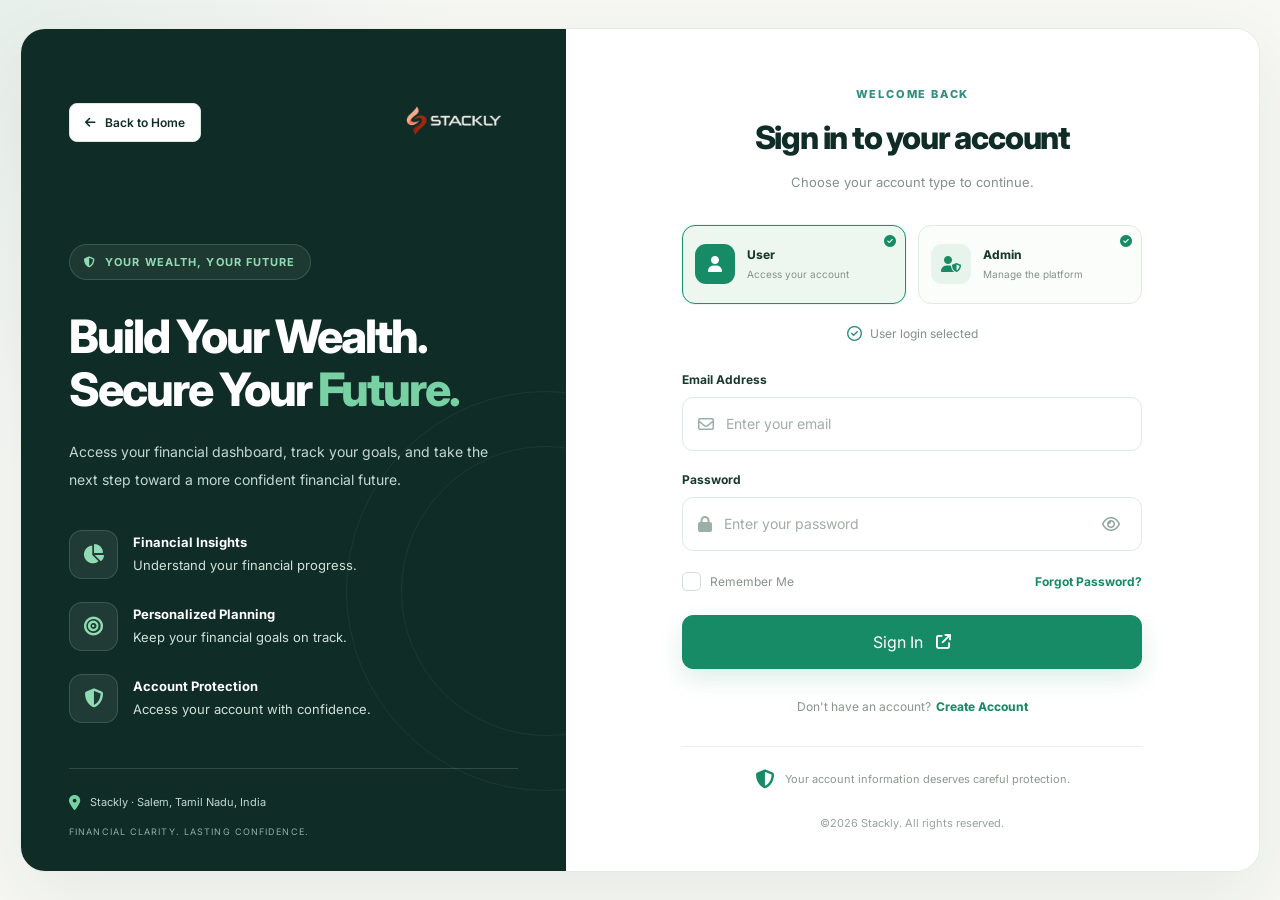
<file: client.html>
<!DOCTYPE html>
<html lang="en">

<head>
    <meta charset="UTF-8">
    <meta name="viewport" content="width=device-width, initial-scale=1.0">
    <meta name="theme-color" content="#102C26">

    <title>Client Management | Finorix Wealth Advisory</title>

    <link rel="icon" href="images/finorix-logo.webp">

    <link rel="stylesheet"
        href="https://cdn.jsdelivr.net/npm/bootstrap-icons@1.11.3/font/bootstrap-icons.min.css">

    <link rel="stylesheet" href="client.css">
</head>

<body>

    <div class="finorix-client-app">

        <aside class="finorix-client-sidebar" id="finorixClientSidebar">

            <a href="admin-dashboard.html" class="finorix-client-brand">
                <img src="Assets/blacklogo.webp" alt="Finorix Wealth Advisory">
            </a>

            <div class="finorix-client-admin-profile">
                <div class="finorix-client-admin-avatar">
                    <i class="bi bi-person-fill-gear"></i>
                </div>

                <div class="finorix-client-admin-details">
                    <strong id="finorixClientAdminName">Administrator</strong>
                    <span>Wealth Administrator</span>
                </div>
            </div>

            <span class="finorix-client-nav-heading">ADMINISTRATION</span>

            <nav class="finorix-client-navigation">

                <a href="admin-dashboard.html" class="finorix-client-nav-link">
                    <i class="bi bi-grid-1x2"></i>
                    <span>Dashboard</span>
                </a>

                <a href="client.html" class="finorix-client-nav-link active"
                    aria-current="page">
                    <i class="bi bi-people"></i>
                    <span>Client Management</span>
                </a>

                <a href="portfolio.html" class="finorix-client-nav-link">
                    <i class="bi bi-graph-up-arrow"></i>
                    <span>Portfolio Overview</span>
                </a>

            </nav>

            <div class="finorix-client-sidebar-help">
                <div class="finorix-client-help-icon">
                    <i class="bi bi-headset"></i>
                </div>

                <h3>Need assistance?</h3>

                <p>
                    Get support for your client management activities.
                </p>

                <a href="error.html">
                    Contact Support
                    <i class="bi bi-arrow-up-right"></i>
                </a>
            </div>

            <button type="button" class="finorix-client-logout"
                id="finorixClientLogout">

                <i class="bi bi-box-arrow-left"></i>
                <span>Logout</span>

            </button>

        </aside>

        <div class="finorix-client-overlay" id="finorixClientOverlay"></div>

        <main class="finorix-client-main">

            <header class="finorix-client-header">

                <div class="finorix-client-header-left">

                    <button type="button"
                        class="finorix-client-menu-button"
                        id="finorixClientMenuButton"
                        aria-label="Open navigation menu"
                        aria-controls="finorixClientSidebar"
                        aria-expanded="false">

                        <i class="bi bi-list"></i>

                    </button>

                    <a href="admin-dashboard.html" class="finorix-client-mobile-brand">
                        <img src="Assets/blacklogo.webp" alt="Finorix">
                    </a>

                    <div class="finorix-client-header-title">
                        <span>WEALTH MANAGEMENT</span>
                        <h1>CLIENT MANAGEMENT</h1>
                    </div>

                </div>

                <div class="finorix-client-header-actions">

                    <a href="error.html" class="finorix-client-header-icon"
                        aria-label="Search">

                        <i class="bi bi-search"></i>

                    </a>

                    <a href="error.html"
                        class="finorix-client-header-icon finorix-client-bell"
                        aria-label="Notifications">

                        <i class="bi bi-bell"></i>
                        <span></span>

                    </a>

                    <div class="finorix-client-header-user">

                        <div class="finorix-client-header-avatar">
                            <i class="bi bi-person-fill-gear"></i>
                        </div>

                        <div>
                            <strong id="finorixClientHeaderName">Administrator</strong>
                            <span>Administrator Account</span>
                        </div>

                    </div>

                </div>

            </header>

            <div class="finorix-client-content">

                <section class="finorix-client-welcome">

                    <div class="finorix-client-welcome-content">

                        <div class="finorix-client-breadcrumb">
                            <a href="admin-dashboard.html">Dashboard</a>
                            <i class="bi bi-chevron-right"></i>
                            <span>Client Management</span>
                        </div>

                        <span class="finorix-client-eyebrow">
                            CLIENT RELATIONSHIP MANAGEMENT
                        </span>

                        <h2>
                            Manage Your
                            <strong>Client Relationships.</strong>
                        </h2>

                        <p>
                            Keep client information organized, monitor financial
                            planning relationships, and manage client records
                            from one central workspace.
                        </p>

                    </div>

                    <div class="finorix-client-welcome-icon">
                        <div>
                            <i class="bi bi-people-fill"></i>
                        </div>
                        <span>CLIENT CARE</span>
                    </div>

                </section>

                <section class="finorix-client-stats">

                    <article class="finorix-client-stat-card">
                        <div class="finorix-client-stat-top">
                            <div class="finorix-client-stat-icon client-stat-green">
                                <i class="bi bi-people"></i>
                            </div>
                            <span class="finorix-client-stat-label">TOTAL</span>
                        </div>

                        <span>Total Clients</span>
                        <h3 id="finorixClientTotal">8</h3>
                        <p>Client records in this demo</p>
                    </article>

                    <article class="finorix-client-stat-card">
                        <div class="finorix-client-stat-top">
                            <div class="finorix-client-stat-icon client-stat-blue">
                                <i class="bi bi-person-check"></i>
                            </div>
                            <span class="finorix-client-stat-label">ACTIVE</span>
                        </div>

                        <span>Active Clients</span>
                        <h3 id="finorixClientActive">6</h3>
                        <p>Currently active demo records</p>
                    </article>

                    <article class="finorix-client-stat-card">
                        <div class="finorix-client-stat-top">
                            <div class="finorix-client-stat-icon client-stat-orange">
                                <i class="bi bi-calendar-event"></i>
                            </div>
                            <span class="finorix-client-stat-label">REVIEW</span>
                        </div>

                        <span>Reviews Due</span>
                        <h3 id="finorixClientReviews">3</h3>
                        <p>Illustrative review reminders</p>
                    </article>

                    <article class="finorix-client-stat-card">
                        <div class="finorix-client-stat-top">
                            <div class="finorix-client-stat-icon client-stat-purple">
                                <i class="bi bi-bullseye"></i>
                            </div>
                            <span class="finorix-client-stat-label">PLANNING</span>
                        </div>

                        <span>Financial Plans</span>
                        <h3 id="finorixClientPlans">5</h3>
                        <p>Illustrative planning records</p>
                    </article>

                </section>

                <section class="finorix-client-toolbar">

                    <div class="finorix-client-toolbar-heading">
                        <span>CLIENT DIRECTORY</span>
                        <h2>All Clients</h2>
                        <p>Search and manage your client records.</p>
                    </div>

                    <div class="finorix-client-toolbar-actions">

                        <button type="button"
                            class="finorix-client-export-button"
                            id="finorixClientExport">

                            <i class="bi bi-download"></i>
                            Export CSV

                        </button>

                        <button type="button"
                            class="finorix-client-add-button"
                            id="finorixClientAddButton">

                            <i class="bi bi-plus-lg"></i>
                            Add New Client

                        </button>

                    </div>

                </section>

                <section class="finorix-client-directory">

                    <div class="finorix-client-filters">

                        <label class="finorix-client-search">
                            <i class="bi bi-search"></i>

                            <input type="search"
                                id="finorixClientSearch"
                                placeholder="Search name, email or client ID..."
                                aria-label="Search clients">
                        </label>

                        <label class="finorix-client-filter-select">
                            <span>Status</span>

                            <select id="finorixClientStatusFilter">
                                <option value="all">All Statuses</option>
                                <option value="Active">Active</option>
                                <option value="Pending">Pending</option>
                                <option value="Inactive">Inactive</option>
                            </select>
                        </label>

                        <label class="finorix-client-filter-select">
                            <span>Financial Plan</span>

                            <select id="finorixClientPlanFilter">
                                <option value="all">All Plans</option>
                                <option value="Retirement Planning">Retirement Planning</option>
                                <option value="Wealth Growth">Wealth Growth</option>
                                <option value="Tax Planning">Tax Planning</option>
                                <option value="Education Planning">Education Planning</option>
                                <option value="Not Assigned">Not Assigned</option>
                            </select>
                        </label>

                        <button type="button"
                            id="finorixClientResetFilters"
                            class="finorix-client-reset-button">

                            <i class="bi bi-arrow-counterclockwise"></i>
                            Reset

                        </button>

                    </div>

                    <div class="finorix-client-result-bar">
                        <span id="finorixClientResultCount">
                            Showing 8 clients
                        </span>

                        <span class="finorix-client-demo-note">
                            <i class="bi bi-info-circle"></i>
                            Sample client data
                        </span>
                    </div>

                    <div class="finorix-client-table-wrap">

                        <table class="finorix-client-table">

                            <thead>
                                <tr>
                                    <th>CLIENT</th>
                                    <th>CLIENT ID</th>
                                    <th>FINANCIAL PLAN</th>
                                    <th>JOINED DATE</th>
                                    <th>STATUS</th>
                                    <th>ACTIONS</th>
                                </tr>
                            </thead>

                            <tbody id="finorixClientTableBody"></tbody>

                        </table>

                        <div class="finorix-client-empty" id="finorixClientEmpty"
                            hidden>

                            <i class="bi bi-person-x"></i>
                            <h3>No clients found</h3>
                            <p>Try another search or change your filters.</p>

                        </div>

                    </div>

                    <div class="finorix-client-table-footer">

                        <span id="finorixClientPageInfo">
                            Showing 1–8 of 8 clients
                        </span>

                        <div class="finorix-client-pagination">
                            <button type="button" id="finorixClientPrev"
                                aria-label="Previous page" disabled>
                                <i class="bi bi-chevron-left"></i>
                            </button>

                            <span id="finorixClientPageNumber">1</span>

                            <button type="button" id="finorixClientNext"
                                aria-label="Next page" disabled>
                                <i class="bi bi-chevron-right"></i>
                            </button>
                        </div>

                    </div>

                </section>

                <section class="finorix-client-bottom-grid">

                    <article class="finorix-client-insight-card">

                        <div class="finorix-client-insight-icon">
                            <i class="bi bi-shield-check"></i>
                        </div>

                        <div>
                            <span>CLIENT RELATIONSHIPS</span>
                            <h3>Build trust through thoughtful financial planning.</h3>
                            <p>
                                Keep records accurate, follow up on review dates,
                                and help clients stay connected to their financial goals.
                            </p>
                        </div>

                    </article>

                    <article class="finorix-client-review-card">

                        <div class="finorix-client-review-heading">
                            <div>
                                <span>CLIENT CARE</span>
                                <h3>Review Reminders</h3>
                            </div>

                            <i class="bi bi-calendar2-check"></i>
                        </div>

                        <div class="finorix-client-review-item">
                            <span class="finorix-client-review-dot"></span>
                            <div>
                                <strong>Portfolio review</strong>
                                <span>Arun Kumar · 24 Oct 2026</span>
                            </div>
                        </div>

                        <div class="finorix-client-review-item">
                            <span class="finorix-client-review-dot review-dot-blue"></span>
                            <div>
                                <strong>Retirement planning</strong>
                                <span>Shreya Patel · 25 Oct 2026</span>
                            </div>
                        </div>

                        <div class="finorix-client-review-item">
                            <span class="finorix-client-review-dot review-dot-orange"></span>
                            <div>
                                <strong>Financial assessment</strong>
                                <span>Rahul Verma · 27 Oct 2026</span>
                            </div>
                        </div>

                    </article>

                </section>

                <footer class="finorix-client-footer">
                    <span>
                        © <span id="finorixClientYear"></span>
                        Finorix Wealth Advisory
                    </span>

                    <span>CLIENT MANAGEMENT PORTAL</span>
                </footer>

            </div>

        </main>

    </div>

    <div class="finorix-client-modal" id="finorixClientModal"
        aria-hidden="true">

        <div class="finorix-client-modal-backdrop"
            id="finorixClientModalBackdrop"></div>

        <section class="finorix-client-modal-panel"
            role="dialog"
            aria-modal="true"
            aria-labelledby="finorixClientModalTitle">

            <div class="finorix-client-modal-heading">

                <div>
                    <span>CLIENT DIRECTORY</span>
                    <h2 id="finorixClientModalTitle">Add New Client</h2>
                </div>

                <button type="button"
                    id="finorixClientModalClose"
                    aria-label="Close client form">

                    <i class="bi bi-x-lg"></i>

                </button>

            </div>

            <form id="finorixClientForm">

                <input type="hidden" id="finorixClientEditId">

                <label class="finorix-client-form-field">
                    <span>Full Name *</span>

                    <input type="text"
                        id="finorixClientName"
                        maxlength="80"
                        autocomplete="name"
                        required>

                </label>

                <label class="finorix-client-form-field">
                    <span>Email Address *</span>

                    <input type="email"
                        id="finorixClientEmail"
                        maxlength="120"
                        autocomplete="email"
                        required>

                </label>

                <label class="finorix-client-form-field">
                    <span>Phone Number *</span>

                    <input type="tel"
                        id="finorixClientPhone"
                        maxlength="16"
                        inputmode="tel"
                        autocomplete="tel"
                        pattern="[+0-9 ()-]{7,16}"
                        required>

                </label>

                <label class="finorix-client-form-field">
                    <span>Financial Plan *</span>

                    <select id="finorixClientFinancialPlan" required>
                        <option value="">Select a plan</option>
                        <option value="Retirement Planning">Retirement Planning</option>
                        <option value="Wealth Growth">Wealth Growth</option>
                        <option value="Tax Planning">Tax Planning</option>
                        <option value="Education Planning">Education Planning</option>
                        <option value="Not Assigned">Not Assigned</option>
                    </select>

                </label>

                <label class="finorix-client-form-field">
                    <span>Status *</span>

                    <select id="finorixClientFormStatus" required>
                        <option value="Active">Active</option>
                        <option value="Pending">Pending</option>
                        <option value="Inactive">Inactive</option>
                    </select>

                </label>

                <div class="finorix-client-form-actions">

                    <button type="button"
                        class="finorix-client-cancel-button"
                        id="finorixClientCancel">

                        Cancel

                    </button>

                    <button type="submit"
                        class="finorix-client-save-button"
                        id="finorixClientSave">

                        Save Client

                    </button>

                </div>

                <p class="finorix-client-form-message"
                    id="finorixClientFormMessage"
                    role="status"
                    aria-live="polite"></p>

            </form>

        </section>

    </div>

    <div class="finorix-client-toast"
        id="finorixClientToast"
        role="status"
        aria-live="polite"></div>

    <script src="https://cdnjs.cloudflare.com/ajax/libs/gsap/3.14.2/gsap.min.js"></script>
    <script src="client.js"></script>

</body>

</html>
</file>
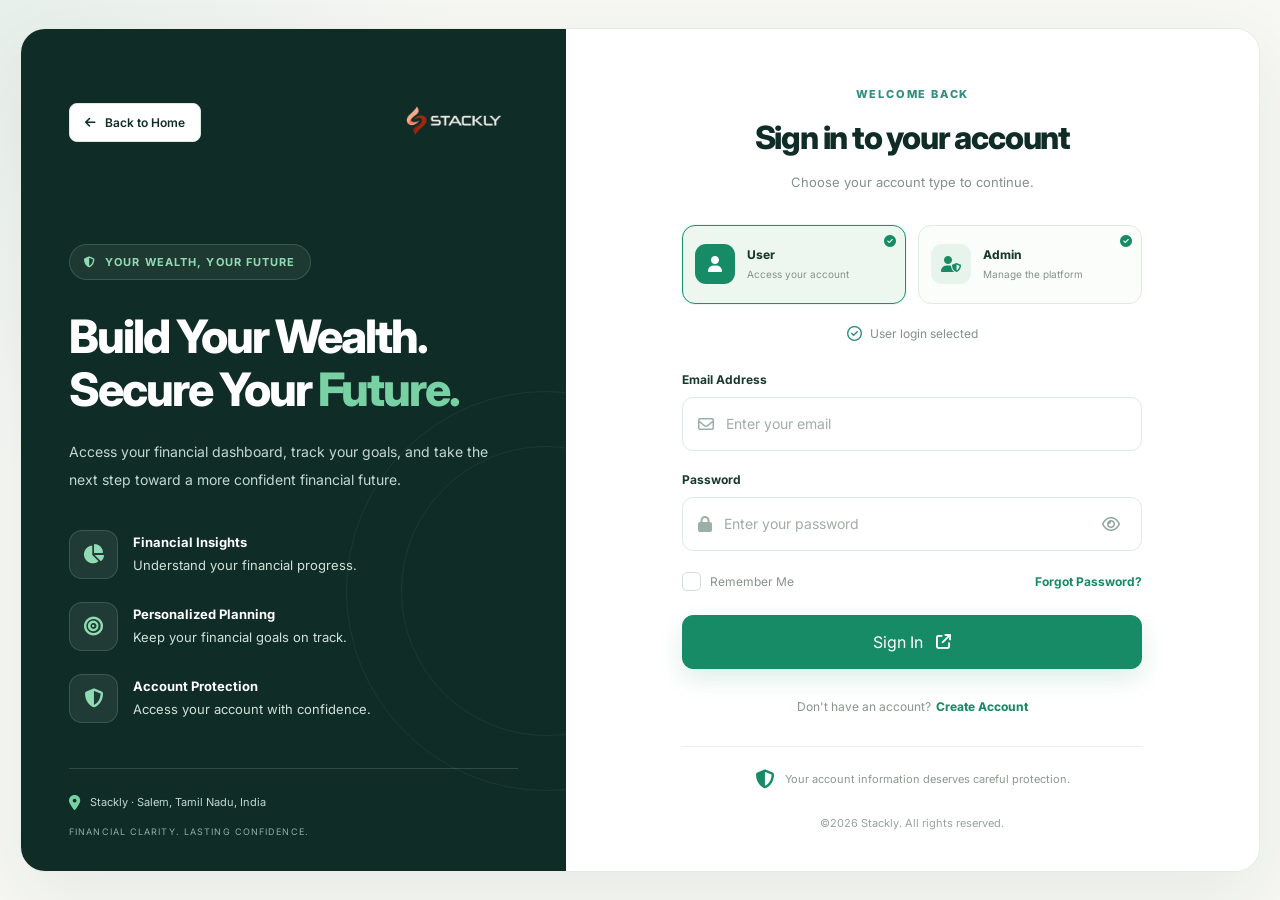
<file: login.html>
<!DOCTYPE html>
<html lang="en">

<head>
    <meta charset="UTF-8">
    <meta name="viewport" content="width=device-width, initial-scale=1.0">
    <meta name="theme-color" content="#102C26">
    <meta name="description" content="Sign in to your Finorix Wealth Advisory account.">
    <title>Sign In | Finorix Wealth Advisory</title>

    <link rel="stylesheet" href="login.css">
    <link rel="stylesheet" href="preloader.css">

    <link rel="stylesheet"
        href="https://cdnjs.cloudflare.com/ajax/libs/font-awesome/6.7.2/css/all.min.css">

    <link rel="preconnect" href="https://fonts.googleapis.com">
    <link rel="preconnect" href="https://fonts.gstatic.com" crossorigin>

    <link href="https://fonts.googleapis.com/css2?family=Inter:wght@400;500;600;700;800&display=swap"
        rel="stylesheet">
</head>

<div class="stackly-preloader" id="stacklyPreloader" role="status" aria-label="Loading page">
    <div class="stackly-loader-content">
        <div class="stackly-loader-logo">
            <span class="stackly-loader-ring"></span>
            <img src="Assets/blacklogo.webp" alt="Stackly Logo" class="stackly-loader-image">
        </div>

        <div class="stackly-loader-brand">STACKLY</div>

        <div class="stackly-loader-progress">
            <span></span>
        </div>

        <p class="stackly-loader-text">Preparing your experience</p>
    </div>
</div>
<body class="finorix-login-body">

    <main class="finorix-login-page">

        <div class="finorix-login-shell">

            <section class="finorix-login-promo">




                <div class="finorix-login-top-actions">
    <a href="index.html" class="finorix-back-home">
        <i class="fa-solid fa-arrow-left"></i>
        <span>Back to Home</span>
    </a>

    <a href="index.html" class="finorix-login-logo">
        <img src="Assets/blacklogo.webp" alt="Finorix Wealth Advisory Logo">
    </a>
</div>

                <div class="finorix-login-promo-content">

                    <span class="finorix-login-badge">
                        <i class="fa-solid fa-shield-halved"></i>
                        YOUR WEALTH, YOUR FUTURE
                    </span>

                    <h1>
                        Build Your Wealth.<br>
                        Secure Your <span>Future.</span>
                    </h1>

                    <p class="finorix-login-promo-description">
                        Access your financial dashboard, track your goals,
                        and take the next step toward a more confident
                        financial future.
                    </p>

                    <div class="finorix-login-benefits">

                        <div class="finorix-login-benefit">
                            <div class="finorix-login-benefit-icon">
                                <i class="fa-solid fa-chart-pie"></i>
                            </div>

                            <div>
                                <h3>Financial Insights</h3>
                                <p>Understand your financial progress.</p>
                            </div>
                        </div>

                        <div class="finorix-login-benefit">
                            <div class="finorix-login-benefit-icon">
                                <i class="fa-solid fa-bullseye"></i>
                            </div>

                            <div>
                                <h3>Personalized Planning</h3>
                                <p>Keep your financial goals on track.</p>
                            </div>
                        </div>

                        <div class="finorix-login-benefit">
                            <div class="finorix-login-benefit-icon">
                                <i class="fa-solid fa-shield-halved"></i>
                            </div>

                            <div>
                                <h3>Account Protection</h3>
                                <p>Access your account with confidence.</p>
                            </div>
                        </div>

                    </div>

                </div>

                <div class="finorix-login-promo-footer">
                    <div class="finorix-login-location">
                        <i class="fa-solid fa-location-dot"></i>
                        <span>Stackly · Salem, Tamil Nadu, India</span>
                    </div>

                    <span class="finorix-login-promo-year">
                        FINANCIAL CLARITY. LASTING CONFIDENCE.
                    </span>
                </div>

                <div class="finorix-login-decoration finorix-login-decoration-one"></div>
                <div class="finorix-login-decoration finorix-login-decoration-two"></div>

            </section>

            <section class="finorix-login-form-panel">
<div class="finorix-login-mobile-top">

    <a href="index.html" class="finorix-mobile-back-home">
        <i class="fa-solid fa-arrow-left"></i>
        <span>Back to Home</span>
    </a>

    <a href="index.html" class="finorix-login-mobile-logo">
        <img src="Assets/blacklogo.webp"Finorix Wealth Advisory Logo">
    </a>

</div>

                <div class="finorix-login-form-wrapper">

                    <div class="finorix-login-heading">

                        <span class="finorix-login-eyebrow">
                            WELCOME BACK
                        </span>

                        <h2>Sign in to your account</h2>

                        <p>Choose your account type to continue.</p>

                    </div>

                    <div class="finorix-role-selection">

                        <button type="button"
                            class="finorix-role-card active"
                            data-role="user"
                            aria-pressed="true">

                            <span class="finorix-role-icon">
                                <i class="fa-solid fa-user"></i>
                            </span>

                            <span class="finorix-role-content">
                                <strong>User</strong>
                                <small>Access your account</small>
                            </span>

                            <i class="fa-solid fa-circle-check finorix-role-check"></i>

                        </button>

                        <button type="button"
                            class="finorix-role-card"
                            data-role="admin"
                            aria-pressed="false">

                            <span class="finorix-role-icon">
                                <i class="fa-solid fa-user-shield"></i>
                            </span>

                            <span class="finorix-role-content">
                                <strong>Admin</strong>
                                <small>Manage the platform</small>
                            </span>

                            <i class="fa-solid fa-circle-check finorix-role-check"></i>

                        </button>

                    </div>

                    <div class="finorix-role-status" id="finorixRoleStatus">
                        <i class="fa-regular fa-circle-check"></i>
                        <span>User login selected</span>
                    </div>

                    <form id="finorixLoginForm" novalidate>

                        <div class="finorix-login-field">

                            <label for="finorixEmail">Email Address</label>

                            <div class="finorix-login-input-wrapper">
                                <i class="fa-regular fa-envelope"></i>

                                <input type="email"
                                    id="finorixEmail"
                                    name="email"
                                    placeholder="Enter your email"
                                    autocomplete="username"
                                    required>
                            </div>

                            <small class="finorix-login-error"
                                id="finorixEmailError"></small>

                        </div>

                        <div class="finorix-login-field">

                            <label for="finorixPassword">Password</label>

                            <div class="finorix-login-input-wrapper">
                                <i class="fa-solid fa-lock"></i>

                                <input type="password"
                                    id="finorixPassword"
                                    name="password"
                                    placeholder="Enter your password"
                                    autocomplete="current-password"
                                    required>

                                <button type="button"
                                    class="finorix-password-toggle"
                                    id="finorixPasswordToggle"
                                    aria-label="Show password">

                                    <i class="fa-regular fa-eye"></i>

                                </button>
                            </div>

                            <small class="finorix-login-error"
                                id="finorixPasswordError"></small>

                        </div>

                        <div class="finorix-login-options">

                            <label class="finorix-remember-label">
                                <input type="checkbox" id="finorixRemember">
                                <span class="finorix-custom-checkbox"></span>
                                <span>Remember Me</span>
                            </label>

                            <a href="error.html"
                                class="finorix-forgot-link">
                                Forgot Password?
                            </a>

                        </div>

                        <div class="finorix-login-general-error"
                            id="finorixLoginGeneralError"
                            role="alert"
                            aria-live="polite"></div>

                        <button type="submit" class="finorix-login-submit">

                            <span>Sign In</span>

                            <i class="fa-solid fa-arrow-up-right-from-square"></i>

                            <span class="finorix-login-loader"></span>

                        </button>

                        <div class="finorix-login-register">
                            <span>Don't have an account?</span>
                            <a href="register.html">Create Account</a>
                        </div>

                    </form>

                    <div class="finorix-login-security">

                        <i class="fa-solid fa-shield-halved"></i>

                        <span>
                            Your account information deserves careful protection.
                        </span>

                    </div>

                    <p class="finorix-login-copyright">
                        &copy;2026 Stackly. All rights reserved.
                    </p>

                </div>

            </section>

        </div>

    </main>

    <script src="https://cdnjs.cloudflare.com/ajax/libs/gsap/3.14.2/gsap.min.js"></script>
    <script src="login.js"></script>
    <script src="preloader.js"></script>

</body>

</html>
</file>
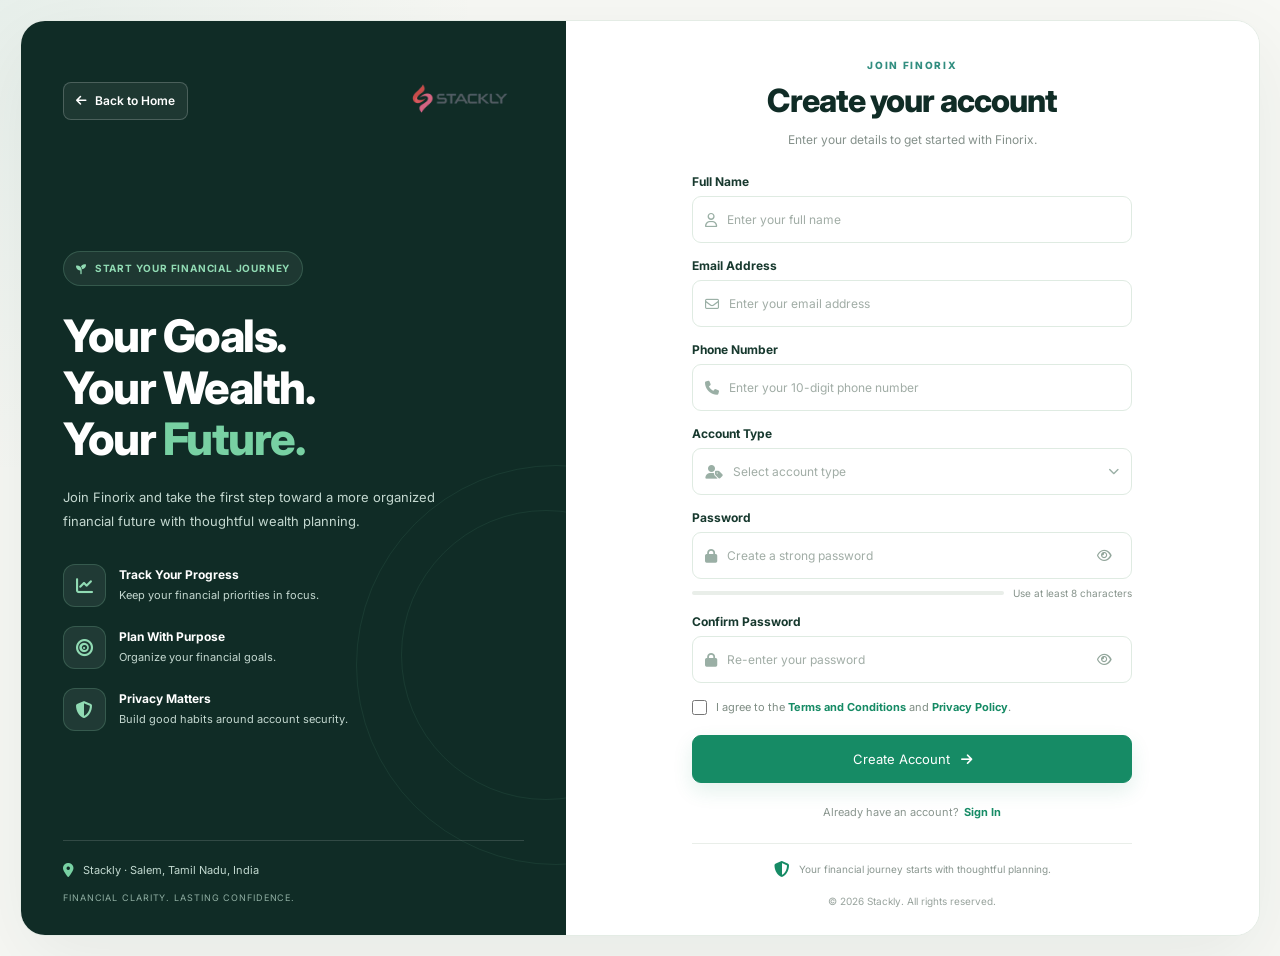
<file: register.html>
<!DOCTYPE html>
<html lang="en">
<head>
    <meta charset="UTF-8">
    <meta name="viewport" content="width=device-width, initial-scale=1.0">
    <meta name="theme-color" content="#102C26">
    <meta name="description" content="Create your Finorix Wealth Advisory account.">
    <title>Register | Finorix Wealth Advisory</title>

    <link rel="preconnect" href="https://fonts.googleapis.com">
    <link rel="preconnect" href="https://fonts.gstatic.com" crossorigin>
    <link href="https://fonts.googleapis.com/css2?family=Inter:wght@400;500;600;700;800&display=swap" rel="stylesheet">
    <link rel="stylesheet" href="https://cdnjs.cloudflare.com/ajax/libs/font-awesome/6.7.2/css/all.min.css">
    <link rel="stylesheet" href="register.css">
    <link rel="stylesheet" href="preloader.css">
</head>
<div class="stackly-preloader" id="stacklyPreloader" role="status" aria-label="Loading page">
    <div class="stackly-loader-content">
        <div class="stackly-loader-logo">
            <span class="stackly-loader-ring"></span>
            <img src="Assets/blacklogo.webp" alt="Stackly Logo" class="stackly-loader-image">
        </div>

        <div class="stackly-loader-brand">STACKLY</div>

        <div class="stackly-loader-progress">
            <span></span>
        </div>

        <p class="stackly-loader-text">Preparing your experience</p>
    </div>
</div>

<body class="finorix-register-body">

    <main class="finorix-register-page">
        <div class="finorix-register-shell">

            <section class="finorix-register-promo">

                <div class="finorix-register-top-actions">
                    <a href="index.html" class="finorix-register-back-home">
                        <i class="fa-solid fa-arrow-left"></i>
                        <span>Back to Home</span>
                    </a>

                    <a href="index.html" class="finorix-register-logo">
                        <img src="Assets/blacklogo.webp" alt="Finorix Wealth Advisory">
                    </a>
                </div>

                <div class="finorix-register-promo-content">
                    <span class="finorix-register-badge">
                        <i class="fa-solid fa-seedling"></i>
                        START YOUR FINANCIAL JOURNEY
                    </span>

                    <h1>
                        Your Goals.<br>
                        Your Wealth.<br>
                        Your <span>Future.</span>
                    </h1>

                    <p class="finorix-register-promo-description">
                        Join Finorix and take the first step toward a more
                        organized financial future with thoughtful wealth planning.
                    </p>

                    <div class="finorix-register-benefits">
                        <div class="finorix-register-benefit">
                            <div class="finorix-register-benefit-icon">
                                <i class="fa-solid fa-chart-line"></i>
                            </div>
                            <div>
                                <h3>Track Your Progress</h3>
                                <p>Keep your financial priorities in focus.</p>
                            </div>
                        </div>

                        <div class="finorix-register-benefit">
                            <div class="finorix-register-benefit-icon">
                                <i class="fa-solid fa-bullseye"></i>
                            </div>
                            <div>
                                <h3>Plan With Purpose</h3>
                                <p>Organize your financial goals.</p>
                            </div>
                        </div>

                        <div class="finorix-register-benefit">
                            <div class="finorix-register-benefit-icon">
                                <i class="fa-solid fa-shield-halved"></i>
                            </div>
                            <div>
                                <h3>Privacy Matters</h3>
                                <p>Build good habits around account security.</p>
                            </div>
                        </div>
                    </div>
                </div>

                <div class="finorix-register-promo-footer">
                    <div class="finorix-register-location">
                        <i class="fa-solid fa-location-dot"></i>
                        <span>Stackly · Salem, Tamil Nadu, India</span>
                    </div>

                    <span class="finorix-register-tagline">
                        FINANCIAL CLARITY. LASTING CONFIDENCE.
                    </span>
                </div>

                <div class="finorix-register-decoration finorix-register-decoration-one"></div>
                <div class="finorix-register-decoration finorix-register-decoration-two"></div>
            </section>

            <section class="finorix-register-form-panel">

                <div class="finorix-register-mobile-top">
                    <a href="index.html" class="finorix-register-mobile-back">
                        <i class="fa-solid fa-arrow-left"></i>
                        <span>Back to Home</span>
                    </a>

                    <a href="index.html" class="finorix-register-mobile-logo">
                        <img src="Assets/blacklogo.webp" alt="Finorix Wealth Advisory">
                    </a>
                </div>

                <div class="finorix-register-form-wrapper">

                    <div class="finorix-register-heading">
                        <span class="finorix-register-eyebrow">JOIN FINORIX</span>
                        <h2>Create your account</h2>
                        <p>Enter your details to get started with Finorix.</p>
                    </div>

                    <form id="finorixRegisterForm" novalidate>

                        <div class="finorix-register-field">
                            <label for="finorixFullName">Full Name</label>
                            <div class="finorix-register-input-wrapper">
                                <i class="fa-regular fa-user"></i>
                                <input
                                    type="text"
                                    id="finorixFullName"
                                    name="fullName"
                                    placeholder="Enter your full name"
                                    autocomplete="name"
                                    minlength="2"
                                    maxlength="80"
                                    required>
                            </div>
                            <small class="finorix-register-error" id="finorixFullNameError"></small>
                        </div>

                        <div class="finorix-register-field">
                            <label for="finorixRegisterEmail">Email Address</label>
                            <div class="finorix-register-input-wrapper">
                                <i class="fa-regular fa-envelope"></i>
                                <input
                                    type="email"
                                    id="finorixRegisterEmail"
                                    name="email"
                                    placeholder="Enter your email address"
                                    autocomplete="email"
                                    maxlength="254"
                                    required>
                            </div>
                            <small class="finorix-register-error" id="finorixRegisterEmailError"></small>
                        </div>

                        <div class="finorix-register-field">
                            <label for="finorixPhone">Phone Number</label>
                            <div class="finorix-register-input-wrapper">
                                <i class="fa-solid fa-phone"></i>
                                <input
                                    type="tel"
                                    id="finorixPhone"
                                    name="phone"
                                    placeholder="Enter your 10-digit phone number"
                                    autocomplete="tel"
                                    inputmode="numeric"
                                    maxlength="10"
                                    required>
                            </div>
                            <small class="finorix-register-error" id="finorixPhoneError"></small>
                        </div>

                        <div class="finorix-register-field">
                            <label for="finorixRegisterRole">Account Type</label>
                            <div class="finorix-register-input-wrapper finorix-register-role-wrapper">
                                <i class="fa-solid fa-user-tag"></i>
                                <select id="finorixRegisterRole" name="role" required>
                                    <option value="" selected disabled>Select account type</option>
                                    <option value="client">Client</option>
                                    <option value="user">User</option>
                                </select>
                                <i class="fa-solid fa-chevron-down finorix-register-select-arrow"></i>
                            </div>
                            <small class="finorix-register-error" id="finorixRegisterRoleError"></small>
                        </div>

                        <div class="finorix-register-field">
                            <label for="finorixRegisterPassword">Password</label>
                            <div class="finorix-register-input-wrapper">
                                <i class="fa-solid fa-lock"></i>
                                <input
                                    type="password"
                                    id="finorixRegisterPassword"
                                    name="password"
                                    placeholder="Create a strong password"
                                    autocomplete="new-password"
                                    minlength="8"
                                    maxlength="64"
                                    required>

                                <button
                                    type="button"
                                    class="finorix-register-password-toggle"
                                    data-target="finorixRegisterPassword"
                                    aria-label="Show password">
                                    <i class="fa-regular fa-eye"></i>
                                </button>
                            </div>

                            <div class="finorix-password-strength">
                                <div class="finorix-password-strength-track">
                                    <span id="finorixPasswordStrengthBar"></span>
                                </div>
                                <span id="finorixPasswordStrengthText">Use at least 8 characters</span>
                            </div>

                            <small class="finorix-register-error" id="finorixRegisterPasswordError"></small>
                        </div>

                        <div class="finorix-register-field">
                            <label for="finorixConfirmPassword">Confirm Password</label>
                            <div class="finorix-register-input-wrapper">
                                <i class="fa-solid fa-lock"></i>
                                <input
                                    type="password"
                                    id="finorixConfirmPassword"
                                    name="confirmPassword"
                                    placeholder="Re-enter your password"
                                    autocomplete="new-password"
                                    minlength="8"
                                    maxlength="64"
                                    required>

                                <button
                                    type="button"
                                    class="finorix-register-password-toggle"
                                    data-target="finorixConfirmPassword"
                                    aria-label="Show confirm password">
                                    <i class="fa-regular fa-eye"></i>
                                </button>
                            </div>
                            <small class="finorix-register-error" id="finorixConfirmPasswordError"></small>
                        </div>

                        <div class="finorix-register-terms">
                            <input type="checkbox" id="finorixRegisterTerms" name="terms" required>
                            <label for="finorixRegisterTerms">
                                I agree to the
                                <a href="error.html">Terms and Conditions</a>
                                and
                                <a href="error.html">Privacy Policy</a>.
                            </label>
                        </div>

                        <small class="finorix-register-error finorix-terms-error" id="finorixRegisterTermsError"></small>

                        <div class="finorix-register-message" id="finorixRegisterMessage" role="alert" aria-live="polite"></div>

                        <button type="submit" class="finorix-register-submit">
                            <span>Create Account</span>
                            <i class="fa-solid fa-arrow-right"></i>
                        </button>

                        <div class="finorix-register-login">
                            <span>Already have an account?</span>
                            <a href="login.html">Sign In</a>
                        </div>

                    </form>

                    <div class="finorix-register-security">
                        <i class="fa-solid fa-shield-halved"></i>
                        <span>Your financial journey starts with thoughtful planning.</span>
                    </div>

                    <p class="finorix-register-copyright">
                         &copy; <span id="finorixRegisterYear"></span> Stackly. All rights reserved.
                    </p>

                </div>
            </section>
        </div>
    </main>

    <script src="https://cdnjs.cloudflare.com/ajax/libs/gsap/3.14.2/gsap.min.js"></script>
    <script src="register.js"></script>
    <script src="preloader.js"></script>

</body>
</html>
</file>
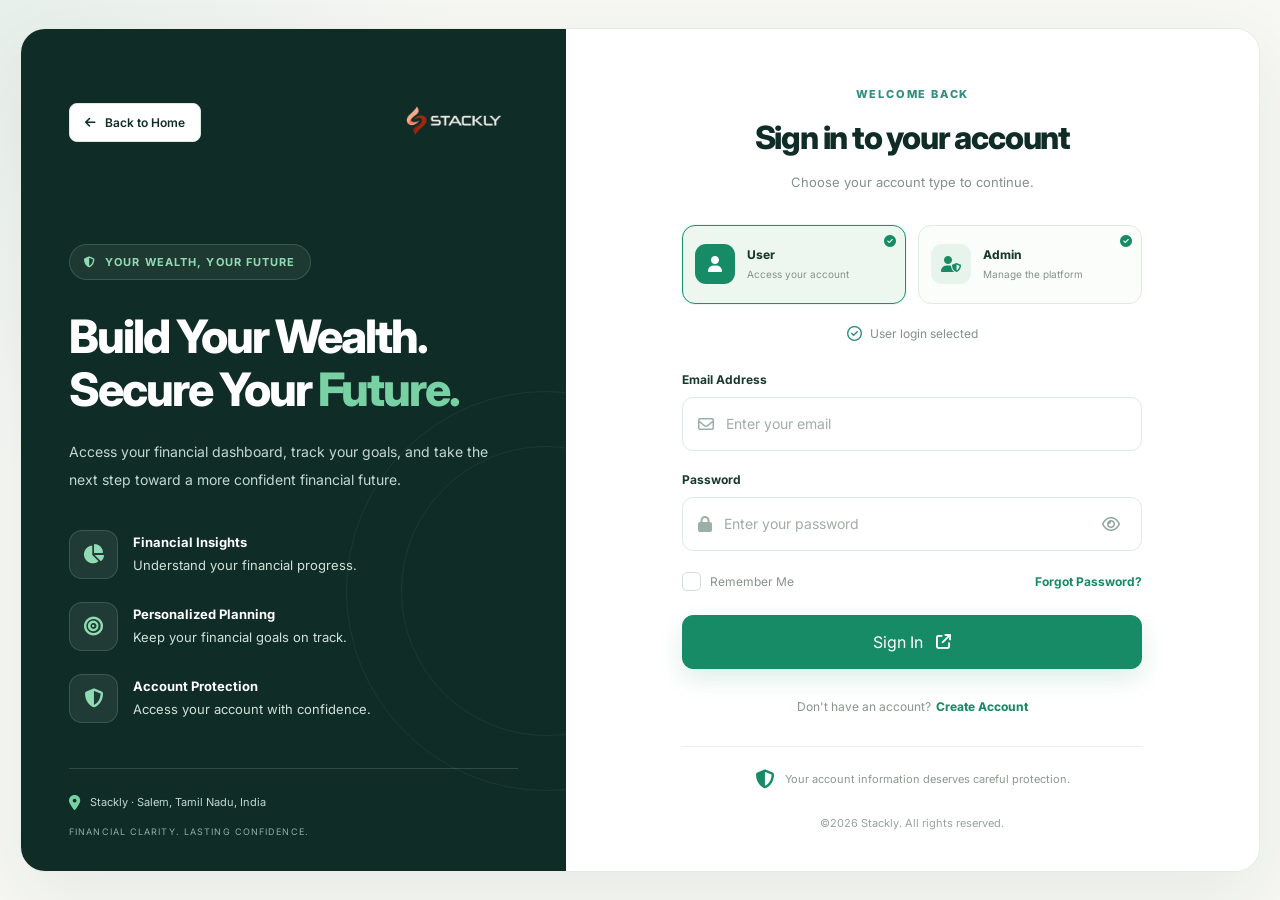
<file: user-dashboard.html>
<!DOCTYPE html>
<html lang="en">
<head>
    <meta charset="UTF-8">
    <meta name="viewport" content="width=device-width, initial-scale=1.0">
    <meta name="theme-color" content="#102c26">
    <title>Finorix | User Dashboard</title>

    
    <link rel="stylesheet" href="https://cdn.jsdelivr.net/npm/bootstrap-icons@1.11.3/font/bootstrap-icons.min.css">
    <link rel="stylesheet" href="user-dashboard.css">
</head>
<body>

<div class="dashboard-shell">

    <aside class="dashboard-sidebar" id="dashboardSidebar" aria-label="Dashboard navigation">

        <a href="user-dashboard.html" class="sidebar-brand">
            <img src="Assets/blacklogo.webp" alt="Finorix Wealth Advisory">
        </a>

        <div class="sidebar-profile">
            <div class="profile-avatar">
                <i class="bi bi-person-fill"></i>
            </div>

            <div class="profile-info">
                <strong id="sidebarUserName">User</strong>
                <span>Wealth Client</span>
            </div>
        </div>

        <div class="sidebar-title">MY FINANCES</div>

        <nav class="sidebar-nav">
            <a href="user-dashboard.html" class="sidebar-link active" aria-current="page">
                <i class="bi bi-grid-1x2-fill"></i>
                <span>Dashboard</span>
            </a>

            <a href="my-investments.html" class="sidebar-link">
                <i class="bi bi-graph-up-arrow"></i>
                <span>My Investments</span>
            </a>

            <a href="financial.html" class="sidebar-link">
                <i class="bi bi-bullseye"></i>
                <span>Financial Goals</span>
            </a>
        </nav>

        <div class="sidebar-support">
            <div class="support-icon">
                <i class="bi bi-people"></i>
            </div>

            <strong>Need assistance?</strong>
            <p>Our advisory team is here to help.</p>

            <a href="error.html">
                Contact Advisor
                <i class="bi bi-arrow-up-right"></i>
            </a>
        </div>

        <div class="sidebar-bottom">
            <button type="button" class="logout-link" id="logoutButton">
                <i class="bi bi-box-arrow-left"></i>
                <span>Logout</span>
            </button>
        </div>

    </aside>

    <div class="sidebar-overlay" id="sidebarOverlay"></div>

    <main class="dashboard-main">

        <header class="dashboard-header">

            <div class="header-left">

                <button
                    type="button"
                    class="mobile-menu"
                    id="mobileMenuButton"
                    aria-label="Open menu"
                    aria-controls="dashboardSidebar"
                    aria-expanded="false">

                    <i class="bi bi-list"></i>
                </button>

                <a href="user-dashboard.html" class="mobile-logo">
                    <img src="Assets/blacklogo.webp" alt="Finorix Wealth Advisory">
                </a>

                <div class="header-heading">
                    <span>YOUR WEALTH SPACE</span>
                    <h1>MY DASHBOARD</h1>
                </div>

            </div>

            <div class="header-right">

                <a href="error.html" class="header-icon" aria-label="Search">
                    <i class="bi bi-search"></i>
                </a>

                <a href="error.html" class="header-icon notification" aria-label="Notifications">
                    <i class="bi bi-bell"></i>
                    <span></span>
                </a>

                <a href="error.html" class="header-user">

                    <div class="header-avatar">
                        <i class="bi bi-person-fill"></i>
                    </div>

                    <div class="header-user-info">
                        <strong id="headerUserName">User</strong>
                        <span>Wealth Client</span>
                    </div>

                    <i class="bi bi-chevron-down"></i>

                </a>

            </div>

        </header>

        <div class="dashboard-content">

            <section class="welcome-card">

                <div class="welcome-content">

                    <span class="welcome-date" id="currentDate"></span>

                    <div class="welcome-status">
                        <span></span>
                        YOUR FUTURE, OUR PRIORITY
                    </div>

                    <h2>
                        WELCOME BACK,
                        <strong id="welcomeUser">USER</strong>
                    </h2>

                    <p>
                        Take control of your financial future with clear insights,
                        thoughtful planning, and a personalized view of your wealth journey.
                    </p>

                    <div class="welcome-actions">

                        <a href="error.html" class="primary-btn">
                            EXPLORE INVESTMENTS
                            <i class="bi bi-arrow-right"></i>
                        </a>

                        <a href="error.html" class="secondary-btn">
                            VIEW FINANCIAL GOALS
                            <i class="bi bi-bullseye"></i>
                        </a>

                    </div>

                </div>

                <div class="welcome-visual" aria-hidden="true">

                    <div class="medical-orbit orbit-one"></div>
                    <div class="medical-orbit orbit-two"></div>
                    <div class="medical-orbit orbit-three"></div>

                    <div class="orbit-dot dot-one"></div>
                    <div class="orbit-dot dot-two"></div>
                    <div class="orbit-dot dot-three"></div>
                    <div class="orbit-dot dot-four"></div>

                    <div class="medical-core">
                        <i class="bi bi-graph-up-arrow"></i>
                        <span>WEALTH</span>
                    </div>

                </div>

            </section>

            <section class="quick-grid">

                <a href="error.html" class="quick-card">
                    <div class="quick-card-top">
                        <div class="quick-icon green">
                            <i class="bi bi-pie-chart"></i>
                        </div>
                        <i class="bi bi-arrow-up-right quick-arrow"></i>
                    </div>
                    <strong>Portfolio Overview</strong>
                    <p>Review your wealth allocation.</p>
                </a>

                <a href="error.html" class="quick-card">
                    <div class="quick-card-top">
                        <div class="quick-icon blue">
                            <i class="bi bi-graph-up-arrow"></i>
                        </div>
                        <i class="bi bi-arrow-up-right quick-arrow"></i>
                    </div>
                    <strong>My Investments</strong>
                    <p>Explore your investment summary.</p>
                </a>

                <a href="error.html" class="quick-card">
                    <div class="quick-card-top">
                        <div class="quick-icon orange">
                            <i class="bi bi-bullseye"></i>
                        </div>
                        <i class="bi bi-arrow-up-right quick-arrow"></i>
                    </div>
                    <strong>Financial Goals</strong>
                    <p>Keep track of your milestones.</p>
                </a>

                <a href="error.html" class="quick-card">
                    <div class="quick-card-top">
                        <div class="quick-icon purple">
                            <i class="bi bi-file-earmark-text"></i>
                        </div>
                        <i class="bi bi-arrow-up-right quick-arrow"></i>
                    </div>
                    <strong>Reports & Plans</strong>
                    <p>Access your planning documents.</p>
                </a>

            </section>

            <section class="dashboard-grid">

                <article class="dashboard-card categories-card">

                    <div class="card-header">

                        <div>
                            <span>YOUR FINANCIAL PLAN</span>
                            <h3>PLAN BY PRIORITY</h3>
                        </div>

                        <a href="error.html">
                            VIEW ALL
                            <i class="bi bi-arrow-right"></i>
                        </a>

                    </div>

                    <div class="category-grid">

                        <a href="error.html" class="category-item">
                            <div class="category-icon">
                                <i class="bi bi-piggy-bank"></i>
                            </div>
                            <strong>Wealth Building</strong>
                            <span>Build long-term value</span>
                        </a>

                        <a href="error.html" class="category-item">
                            <div class="category-icon">
                                <i class="bi bi-shield-check"></i>
                            </div>
                            <strong>Risk Planning</strong>
                            <span>Protect what matters</span>
                        </a>

                        <a href="error.html" class="category-item">
                            <div class="category-icon">
                                <i class="bi bi-calendar2-check"></i>
                            </div>
                            <strong>Retirement</strong>
                            <span>Prepare for tomorrow</span>
                        </a>

                        <a href="error.html" class="category-item">
                            <div class="category-icon">
                                <i class="bi bi-house-heart"></i>
                            </div>
                            <strong>Life Milestones</strong>
                            <span>Plan for what matters</span>
                        </a>

                    </div>

                </article>

                <article class="dashboard-card health-card">

                    <div class="card-header">

                        <div>
                            <span>YOUR FINANCIAL WELLBEING</span>
                            <h3>PLANNING REMINDERS</h3>
                        </div>

                        <div class="card-header-icon">
                            <i class="bi bi-bell"></i>
                        </div>

                    </div>

                    <div class="reminder-item">

                        <div class="reminder-icon">
                            <i class="bi bi-calendar-check"></i>
                        </div>

                        <div class="reminder-text">
                            <strong>Review your financial goals</strong>
                            <p>
                                Review your milestones regularly and adjust your plan
                                as life changes.
                            </p>
                        </div>

                    </div>

                    <div class="reminder-item">

                        <div class="reminder-icon">
                            <i class="bi bi-shield-check"></i>
                        </div>

                        <div class="reminder-text">
                            <strong>Think long term</strong>
                            <p>
                                Consider your time horizon, priorities, and comfort
                                with investment risk.
                            </p>
                        </div>

                    </div>

                    <a href="error.html" class="health-link">
                        REVIEW YOUR PLAN
                        <i class="bi bi-arrow-right"></i>
                    </a>

                </article>

            </section>

            <section class="dashboard-grid lower-grid">

                <article class="dashboard-card order-card">

                    <div class="card-header">

                        <div>
                            <span>PORTFOLIO ACTIVITY</span>
                            <h3>RECENT ACTIVITY</h3>
                        </div>

                        <a href="error.html">
                            VIEW ALL
                            <i class="bi bi-arrow-right"></i>
                        </a>

                    </div>

                    <div class="empty-state">

                        <div class="empty-icon">
                            <i class="bi bi-bar-chart-line"></i>
                        </div>

                        <h4>Your portfolio activity will appear here</h4>

                        <p>
                            Your investment updates and planning activity will appear
                            here when available.
                        </p>

                        <a href="error.html" class="empty-state-btn">
                            YOUR FINANCIAL PLAN
                        </a>

                    </div>

                </article>

                <article class="dashboard-card service-card">

                    <div class="service-card-top">

                        <div class="service-icon">
                            <i class="bi bi-people"></i>
                        </div>

                        <span>PERSONALIZED GUIDANCE</span>

                    </div>

                    <h3>Need clarity on your financial future?</h3>

                    <p>
                        Connect with our advisory team to discuss your goals,
                        priorities, and planning questions.
                    </p>

                    <a href="error.html" class="service-btn">
                        CONTACT YOUR ADVISOR
                        <i class="bi bi-arrow-up-right"></i>
                    </a>

                </article>

            </section>

            <section class="health-tip">

                <div class="tip-icon">
                    <i class="bi bi-lightbulb"></i>
                </div>

                <div class="tip-content">
                    <span>WEALTH PLANNING NOTE</span>
                    <strong>
                        Review your financial goals periodically and keep your
                        plan aligned with changing priorities.
                    </strong>
                </div>

                <a href="error.html">
                    REVIEW YOUR GOALS
                    <i class="bi bi-arrow-right"></i>
                </a>

            </section>

            <footer class="dashboard-footer">
                <span>
                    &copy; <span id="currentYear"></span> Finorix Wealth Advisory
                </span>
                <span>YOUR WEALTH. YOUR TOMORROW.</span>
            </footer>

        </div>

    </main>

</div>

<script src="https://cdn.jsdelivr.net/npm/gsap@3.14.2/dist/gsap.min.js"></script>
<script src="user-dashboard.js"></script>

</body>
</html>
</file>
<file: client.css>
@import url('https://fonts.googleapis.com/css2?family=DM+Sans:wght@400;500;600;700;800&family=Manrope:wght@400;500;600;700;800&display=swap');

:root {
    --client-green: #102c26;
    --client-teal: #328e80;
    --client-ivory: #f7f8f4;
    --client-white: #ffffff;
    --client-text: #263b30;
    --client-muted: #7c8b81;
    --client-border: #e1ebe4;
    --client-sidebar-width: 255px;
    --client-header-height: 68px;
}

*,
*::before,
*::after {
    box-sizing: border-box;
    margin: 0;
    padding: 0;
}

html {
    width: 100%;
    min-height: 100%;
    overflow-x: clip;
    scroll-behavior: smooth;
}

body {
    width: 100%;
    min-width: 0;
    min-height: 100vh;
    min-height: 100svh;
    overflow-x: clip;
    background: var(--client-ivory);
    color: var(--client-text);
    font-family: "DM Sans", sans-serif;
    font-size: 13px;
}

body.finorix-client-scroll-locked {
    overflow: hidden;
    overscroll-behavior: none;
}

a {
    color: inherit;
    text-decoration: none;
}

button,
input,
select {
    font: inherit;
}

button,
a {
    -webkit-tap-highlight-color: transparent;
}

button {
    cursor: pointer;
}

img {
    display: block;
    max-width: 100%;
}

.finorix-client-app {
    width: 100%;
    min-height: 100vh;
    min-height: 100svh;
    overflow-x: clip;
}

.finorix-client-sidebar {
    position: fixed;
    inset: 0 auto 0 0;
    z-index: 1200;
    width: var(--client-sidebar-width);
    display: flex;
    flex-direction: column;
    padding: 20px 14px 15px;
    overflow-x: hidden;
    overflow-y: auto;
    overscroll-behavior: contain;
    background: var(--client-green);
    color: var(--client-white);
    transition: transform 0.3s ease, visibility 0.3s ease;
    scrollbar-width: thin;
    scrollbar-color: rgba(255, 255, 255, 0.2) transparent;
}

.finorix-client-brand {
    min-height: 62px;
    display: flex;
    align-items: center;
    justify-content: center;
    padding: 8px 0 18px;
    border-bottom: 1px solid rgba(255, 255, 255, 0.1);
}

.finorix-client-brand img {
    width: 140px;
    max-height: 60px;
    object-fit: contain;
}

.finorix-client-admin-profile {
    display: flex;
    align-items: center;
    gap: 10px;
    margin: 17px 0 25px;
    padding: 11px 10px;
    border: 1px solid rgba(255, 255, 255, 0.1);
    border-radius: 11px;
    background: rgba(255, 255, 255, 0.035);
}

.finorix-client-admin-avatar {
    width: 39px;
    height: 39px;
    flex: 0 0 39px;
    display: flex;
    align-items: center;
    justify-content: center;
    border-radius: 10px;
    background: rgba(131, 213, 165, 0.15);
    color: #b9ded0;
    font-size: 18px;
}

.finorix-client-admin-details {
    min-width: 0;
    flex: 1;
}

.finorix-client-admin-details strong {
    display: block;
    overflow: hidden;
    color: var(--client-white);
    font-size: 12px;
    font-weight: 800;
    text-overflow: ellipsis;
    white-space: nowrap;
}

.finorix-client-admin-details span {
    display: block;
    margin-top: 5px;
    color: #a8c0b1;
    font-size: 10px;
}

.finorix-client-nav-heading {
    padding: 0 10px 10px;
    color: #91ac9b;
    font-size: 10px;
    font-weight: 800;
    letter-spacing: 1.2px;
}

.finorix-client-navigation {
    display: flex;
    flex-direction: column;
    gap: 5px;
}

.finorix-client-nav-link {
    min-height: 44px;
    display: flex;
    align-items: center;
    gap: 12px;
    padding: 0 12px;
    border: 1px solid transparent;
    border-radius: 9px;
    color: #b4c8ba;
    font-size: 12px;
    font-weight: 700;
    transition: background 0.2s ease, color 0.2s ease;
}

.finorix-client-nav-link i {
    width: 18px;
    flex-shrink: 0;
    text-align: center;
    font-size: 16px;
}

.finorix-client-nav-link:hover {
    background: rgba(255, 255, 255, 0.07);
    color: var(--client-white);
}

.finorix-client-nav-link.active {
    background: var(--client-teal);
    color: var(--client-white);
}

.finorix-client-sidebar-help {
    margin-top: 28px;
    padding: 15px 13px;
    border: 1px solid rgba(255, 255, 255, 0.1);
    border-radius: 12px;
    background: rgba(255, 255, 255, 0.04);
}

.finorix-client-help-icon {
    width: 34px;
    height: 34px;
    display: flex;
    align-items: center;
    justify-content: center;
    margin-bottom: 12px;
    border-radius: 9px;
    background: rgba(131, 213, 165, 0.12);
    color: #b9ded0;
    font-size: 17px;
}

.finorix-client-sidebar-help h3 {
    font-size: 12px;
}

.finorix-client-sidebar-help p {
    margin-top: 7px;
    color: #a8c0b1;
    font-size: 11px;
    line-height: 1.7;
}

.finorix-client-sidebar-help > a {
    display: inline-flex;
    align-items: center;
    gap: 7px;
    margin-top: 12px;
    color: #b9ded0;
    font-size: 11px;
    font-weight: 800;
}

.finorix-client-logout {
    min-height: 43px;
    display: flex;
    align-items: center;
    gap: 12px;
    margin-top: auto;
    padding: 12px;
    border: 0;
    border-top: 1px solid rgba(255, 255, 255, 0.1);
    background: transparent;
    color: #b4c8ba;
    font-size: 12px;
    font-weight: 700;
    text-align: left;
}

.finorix-client-logout:hover {
    color: #ffb8b8;
}

.finorix-client-logout i {
    font-size: 16px;
}

.finorix-client-overlay {
    position: fixed;
    inset: 0;
    z-index: 1100;
    display: none;
    background: rgba(14, 36, 27, 0.62);
    backdrop-filter: blur(3px);
    -webkit-backdrop-filter: blur(3px);
    touch-action: none;
}

.finorix-client-overlay.active {
    display: block;
}

.finorix-client-main {
    width: calc(100% - var(--client-sidebar-width));
    min-width: 0;
    min-height: 100vh;
    min-height: 100svh;
    margin-left: var(--client-sidebar-width);
    overflow-x: clip;
}

.finorix-client-header {
    position: fixed;
    top: 0;
    right: 0;
    left: var(--client-sidebar-width);
    z-index: 800;
    height: var(--client-header-height);
    display: flex;
    align-items: center;
    justify-content: space-between;
    gap: 15px;
    padding: 0 27px;
    border-bottom: 1px solid var(--client-border);
    background: rgba(255, 255, 255, 0.96);
    backdrop-filter: blur(14px);
    -webkit-backdrop-filter: blur(14px);
}

.finorix-client-header-left {
    min-width: 0;
    display: flex;
    align-items: center;
    gap: 12px;
}

.finorix-client-header-title span {
    display: block;
    margin-bottom: 4px;
    color: var(--client-teal);
    font-size: 10px;
    font-weight: 800;
    letter-spacing: 1.1px;
}

.finorix-client-header-title h1 {
    color: var(--client-green);
    font-family: "Manrope", sans-serif;
    font-size: 17px;
    font-weight: 800;
}

.finorix-client-header-actions {
    display: flex;
    align-items: center;
    gap: 10px;
}

.finorix-client-header-icon {
    position: relative;
    width: 38px;
    height: 38px;
    flex: 0 0 38px;
    display: flex;
    align-items: center;
    justify-content: center;
    border: 1px solid var(--client-border);
    border-radius: 10px;
    color: var(--client-green);
    font-size: 16px;
}

.finorix-client-header-icon:hover {
    border-color: var(--client-teal);
    color: var(--client-teal);
}

.finorix-client-bell > span {
    position: absolute;
    top: 7px;
    right: 7px;
    width: 7px;
    height: 7px;
    border: 1px solid white;
    border-radius: 50%;
    background: #e46b54;
}

.finorix-client-header-user {
    display: flex;
    align-items: center;
    gap: 9px;
    margin-left: 5px;
}

.finorix-client-header-avatar {
    width: 37px;
    height: 37px;
    flex: 0 0 37px;
    display: flex;
    align-items: center;
    justify-content: center;
    border-radius: 11px;
    background: var(--client-ivory);
    color: var(--client-teal);
    font-size: 17px;
}

.finorix-client-header-user strong {
    display: block;
    max-width: 130px;
    overflow: hidden;
    color: var(--client-green);
    font-size: 12px;
    text-overflow: ellipsis;
    white-space: nowrap;
}

.finorix-client-header-user span {
    display: block;
    margin-top: 4px;
    color: var(--client-muted);
    font-size: 10px;
}

.finorix-client-menu-button,
.finorix-client-mobile-brand {
    display: none;
    filter: brightness(1) saturate(100%) invert(66%) sepia(12%) saturate(700%) hue-rotate(165deg) brightness(88%) contrast(88%);
}

.finorix-client-content {
    width: 100%;
    max-width: 1650px;
    min-width: 0;
    margin: 0 auto;
    padding: calc(var(--client-header-height) + 22px) 27px 24px;
}

.finorix-client-welcome {
    position: relative;
    isolation: isolate;
    min-height: 240px;
    display: flex;
    align-items: center;
    justify-content: space-between;
    gap: 20px;
    padding: 28px 32px;
    overflow: hidden;
    border: 1px solid #1d5942;
    border-radius: 16px;
    background: linear-gradient(115deg, #102c26, #174c3e 70%, #102c26);
    color: white;
}

.finorix-client-welcome::before {
    content: "";
    position: absolute;
    inset: 0;
    z-index: -1;
    background: radial-gradient(circle at 90% 45%, rgba(131, 213, 165, 0.17), transparent 32%);
}

.finorix-client-welcome-content {
    position: relative;
    z-index: 2;
    max-width: 680px;
    min-width: 0;
}

.finorix-client-breadcrumb {
    display: flex;
    align-items: center;
    flex-wrap: wrap;
    gap: 9px;
    margin-bottom: 23px;
    color: #b9ded0;
    font-size: 11px;
}

.finorix-client-breadcrumb a:hover {
    color: white;
}

.finorix-client-eyebrow {
    display: block;
    margin-bottom: 10px;
    color: #b9ded0;
    font-size: 10px;
    font-weight: 800;
    letter-spacing: 1.1px;
    line-height: 1.7;
}

.finorix-client-welcome h2 {
    max-width: 600px;
    font-family: "Manrope", sans-serif;
    font-size: clamp(27px, 3vw, 39px);
    font-weight: 800;
    line-height: 1.25;
    letter-spacing: -0.8px;
}

.finorix-client-welcome h2 strong {
    color: #b9ded0;
}

.finorix-client-welcome-content > p {
    max-width: 550px;
    margin-top: 12px;
    color: #c4d8cb;
    font-size: 12px;
    line-height: 1.9;
}

.finorix-client-welcome-icon {
    width: 170px;
    flex: 0 0 170px;
    display: flex;
    flex-direction: column;
    align-items: center;
    gap: 12px;
}

.finorix-client-welcome-icon > div {
    width: 112px;
    height: 112px;
    display: flex;
    align-items: center;
    justify-content: center;
    border: 1px solid rgba(185, 222, 208, 0.55);
    border-radius: 50%;
    background: rgba(185, 222, 208, 0.08);
    color: #b9ded0;
    box-shadow: 0 0 0 15px rgba(185, 222, 208, 0.035);
}

.finorix-client-welcome-icon i {
    font-size: 42px;
}

.finorix-client-welcome-icon > span {
    color: #b9ded0;
    font-size: 10px;
    font-weight: 800;
    letter-spacing: 1.5px;
}

.finorix-client-stats {
    display: grid;
    grid-template-columns: repeat(4, minmax(0, 1fr));
    gap: 12px;
    margin-top: 15px;
}

.finorix-client-stat-card {
    min-width: 0;
    padding: 17px;
    border: 1px solid var(--client-border);
    border-radius: 12px;
    background: white;
}

.finorix-client-stat-top {
    display: flex;
    align-items: center;
    justify-content: space-between;
    gap: 8px;
    margin-bottom: 14px;
}

.finorix-client-stat-icon {
    width: 39px;
    height: 39px;
    flex: 0 0 39px;
    display: flex;
    align-items: center;
    justify-content: center;
    border-radius: 10px;
    font-size: 18px;
}

.client-stat-green {
    background: #e8f2ed;
    color: #328e80;
}

.client-stat-blue {
    background: #eaf2fc;
    color: #3778c2;
}

.client-stat-orange {
    background: #fff2e5;
    color: #d88737;
}

.client-stat-purple {
    background: #f1ebfc;
    color: #8260c7;
}

.finorix-client-stat-label {
    color: var(--client-muted);
    font-size: 10px;
    font-weight: 800;
    letter-spacing: 0.6px;
}

.finorix-client-stat-card > span:nth-of-type(2) {
    display: block;
    color: var(--client-muted);
    font-size: 11px;
    line-height: 1.7;
}

.finorix-client-stat-card h3 {
    margin-top: 4px;
    color: var(--client-green);
    font-family: "Manrope", sans-serif;
    font-size: clamp(21px, 2vw, 28px);
    font-weight: 800;
}

.finorix-client-stat-card > p {
    margin-top: 7px;
    color: var(--client-muted);
    font-size: 10px;
    line-height: 1.7;
}

.finorix-client-toolbar {
    display: flex;
    align-items: flex-end;
    justify-content: space-between;
    flex-wrap: wrap;
    gap: 17px;
    margin-top: 29px;
    margin-bottom: 16px;
}

.finorix-client-toolbar-heading > span {
    color: var(--client-teal);
    font-size: 10px;
    font-weight: 800;
    letter-spacing: 1px;
}

.finorix-client-toolbar-heading h2 {
    margin-top: 5px;
    color: var(--client-green);
    font-family: "Manrope", sans-serif;
    font-size: 24px;
    font-weight: 800;
}

.finorix-client-toolbar-heading p {
    margin-top: 6px;
    color: var(--client-muted);
    font-size: 11px;
    line-height: 1.7;
}

.finorix-client-toolbar-actions {
    display: flex;
    flex-wrap: wrap;
    gap: 9px;
}

.finorix-client-export-button,
.finorix-client-add-button {
    min-height: 42px;
    display: inline-flex;
    align-items: center;
    justify-content: center;
    gap: 8px;
    padding: 0 14px;
    border: 1px solid var(--client-border);
    border-radius: 9px;
    background: white;
    color: var(--client-green);
    font-size: 11px;
    font-weight: 800;
    transition: background 0.2s ease, color 0.2s ease;
}

.finorix-client-export-button:hover {
    border-color: var(--client-teal);
    color: var(--client-teal);
}

.finorix-client-add-button {
    border-color: var(--client-green);
    background: var(--client-green);
    color: white;
}

.finorix-client-add-button:hover {
    border-color: var(--client-teal);
    background: var(--client-teal);
}

.finorix-client-directory {
    min-width: 0;
    padding: 19px;
    border: 1px solid var(--client-border);
    border-radius: 13px;
    background: white;
}

.finorix-client-filters {
    display: grid;
    grid-template-columns: minmax(220px, 1.6fr) minmax(135px, 0.8fr) minmax(170px, 1fr) auto;
    align-items: end;
    gap: 11px;
}

.finorix-client-search {
    min-width: 0;
    height: 43px;
    display: flex;
    align-items: center;
    gap: 9px;
    padding: 0 12px;
    border: 1px solid var(--client-border);
    border-radius: 8px;
    background: #fbfcfa;
    color: var(--client-muted);
}

.finorix-client-search:focus-within {
    border-color: var(--client-teal);
    box-shadow: 0 0 0 3px rgba(50, 142, 128, 0.08);
}

.finorix-client-search i {
    flex-shrink: 0;
    font-size: 14px;
}

.finorix-client-search input {
    width: 100%;
    min-width: 0;
    border: 0;
    outline: 0;
    background: transparent;
    color: var(--client-green);
    font-size: 11px;
}

.finorix-client-search input::placeholder {
    color: #96a59a;
}

.finorix-client-filter-select {
    min-width: 0;
    display: flex;
    flex-direction: column;
    gap: 6px;
}

.finorix-client-filter-select > span {
    color: var(--client-muted);
    font-size: 10px;
    font-weight: 700;
}

.finorix-client-filter-select select {
    width: 100%;
    min-width: 0;
    height: 43px;
    padding: 0 9px;
    border: 1px solid var(--client-border);
    border-radius: 8px;
    outline: 0;
    background: #fbfcfa;
    color: var(--client-text);
    font-size: 11px;
}

.finorix-client-filter-select select:focus {
    border-color: var(--client-teal);
}

.finorix-client-reset-button {
    min-height: 43px;
    display: inline-flex;
    align-items: center;
    justify-content: center;
    gap: 6px;
    padding: 0 11px;
    border: 1px solid var(--client-border);
    border-radius: 8px;
    background: white;
    color: var(--client-muted);
    font-size: 11px;
    font-weight: 700;
}

.finorix-client-reset-button:hover {
    border-color: var(--client-teal);
    color: var(--client-teal);
}

.finorix-client-result-bar {
    display: flex;
    align-items: center;
    justify-content: space-between;
    flex-wrap: wrap;
    gap: 10px;
    margin-top: 22px;
    padding-bottom: 13px;
    border-bottom: 1px solid var(--client-border);
}

.finorix-client-result-bar > span {
    color: var(--client-muted);
    font-size: 11px;
}

.finorix-client-demo-note {
    display: inline-flex;
    align-items: center;
    gap: 6px;
    color: var(--client-teal) !important;
}

.finorix-client-table-wrap {
    width: 100%;
    overflow-x: auto;
    scrollbar-width: thin;
    scrollbar-color: #c9d9cf transparent;
}

.finorix-client-table {
    width: 100%;
    min-width: 760px;
    border-collapse: collapse;
    text-align: left;
}

.finorix-client-table thead th {
    padding: 15px 10px;
    border-bottom: 1px solid var(--client-border);
    color: var(--client-muted);
    font-size: 9px;
    font-weight: 800;
    letter-spacing: 0.6px;
    white-space: nowrap;
}

.finorix-client-table tbody td {
    padding: 14px 10px;
    border-bottom: 1px solid #edf2ee;
    color: var(--client-text);
    font-size: 11px;
    vertical-align: middle;
}

.finorix-client-table tbody tr:last-child td {
    border-bottom: 0;
}

.finorix-client-table tbody tr:hover {
    background: #fbfcfa;
}

.finorix-client-person {
    min-width: 160px;
    display: flex;
    align-items: center;
    gap: 9px;
}

.finorix-client-person-avatar {
    width: 36px;
    height: 36px;
    flex: 0 0 36px;
    display: flex;
    align-items: center;
    justify-content: center;
    border-radius: 10px;
    font-size: 10px;
    font-weight: 800;
}

.finorix-client-person-avatar.avatar-green {
    background: #e8f2ed;
    color: #328e80;
}

.finorix-client-person-avatar.avatar-blue {
    background: #eaf2fc;
    color: #3778c2;
}

.finorix-client-person-avatar.avatar-orange {
    background: #fff2e5;
    color: #d88737;
}

.finorix-client-person-avatar.avatar-purple {
    background: #f1ebfc;
    color: #8260c7;
}

.finorix-client-person-avatar.avatar-rose {
    background: #fbecee;
    color: #b85b71;
}

.finorix-client-person-info {
    min-width: 0;
}

.finorix-client-person-info strong {
    display: block;
    color: var(--client-green);
    font-size: 11px;
    font-weight: 800;
}

.finorix-client-person-info span {
    display: block;
    max-width: 190px;
    margin-top: 4px;
    overflow-wrap: anywhere;
    color: var(--client-muted);
    font-size: 10px;
}

.finorix-client-id {
    color: var(--client-muted);
    font-size: 10px;
    white-space: nowrap;
}

.finorix-client-plan {
    display: inline-block;
    max-width: 150px;
    padding: 6px 8px;
    border-radius: 6px;
    background: #f0f5f1;
    color: var(--client-green);
    font-size: 10px;
    line-height: 1.6;
}

.finorix-client-status {
    display: inline-flex;
    align-items: center;
    gap: 6px;
    padding: 6px 8px;
    border-radius: 6px;
    font-size: 10px;
    font-weight: 800;
}

.finorix-client-status::before {
    content: "";
    width: 6px;
    height: 6px;
    flex-shrink: 0;
    border-radius: 50%;
    background: currentColor;
}

.finorix-client-status.status-active {
    background: #e8f2ed;
    color: #328e80;
}

.finorix-client-status.status-pending {
    background: #fff3df;
    color: #b87a20;
}

.finorix-client-status.status-inactive {
    background: #f0f1ef;
    color: #7c8b81;
}

.finorix-client-row-actions {
    display: flex;
    align-items: center;
    gap: 5px;
}

.finorix-client-row-action {
    width: 31px;
    height: 31px;
    display: flex;
    align-items: center;
    justify-content: center;
    border: 1px solid var(--client-border);
    border-radius: 7px;
    background: white;
    color: var(--client-muted);
    font-size: 13px;
}

.finorix-client-row-action:hover {
    border-color: var(--client-teal);
    color: var(--client-teal);
}

.finorix-client-row-action.delete:hover {
    border-color: #e7a3a3;
    color: #c54b4b;
}

.finorix-client-empty {
    padding: 45px 15px;
    text-align: center;
}

.finorix-client-empty[hidden] {
    display: none;
}

.finorix-client-empty > i {
    color: #9bb5a5;
    font-size: 32px;
}

.finorix-client-empty h3 {
    margin-top: 12px;
    color: var(--client-green);
    font-size: 15px;
}

.finorix-client-empty p {
    margin-top: 7px;
    color: var(--client-muted);
    font-size: 11px;
    line-height: 1.7;
}

.finorix-client-table-footer {
    display: flex;
    align-items: center;
    justify-content: space-between;
    flex-wrap: wrap;
    gap: 12px;
    padding-top: 15px;
    border-top: 1px solid var(--client-border);
}

.finorix-client-table-footer > span {
    color: var(--client-muted);
    font-size: 11px;
}

.finorix-client-pagination {
    display: flex;
    align-items: center;
    gap: 8px;
}

.finorix-client-pagination button {
    width: 32px;
    height: 32px;
    display: flex;
    align-items: center;
    justify-content: center;
    border: 1px solid var(--client-border);
    border-radius: 7px;
    background: white;
    color: var(--client-green);
}

.finorix-client-pagination button:hover:not(:disabled) {
    border-color: var(--client-teal);
    color: var(--client-teal);
}

.finorix-client-pagination button:disabled {
    opacity: 0.4;
    cursor: not-allowed;
}

.finorix-client-pagination > span {
    min-width: 28px;
    text-align: center;
    color: var(--client-green);
    font-size: 11px;
    font-weight: 800;
}

.finorix-client-bottom-grid {
    display: grid;
    grid-template-columns: minmax(0, 1fr) minmax(0, 0.8fr);
    gap: 14px;
    margin-top: 23px;
}

.finorix-client-insight-card,
.finorix-client-review-card {
    min-width: 0;
    padding: 21px;
    border: 1px solid var(--client-border);
    border-radius: 13px;
    background: white;
}

.finorix-client-insight-card {
    display: flex;
    align-items: flex-start;
    gap: 15px;
    background: linear-gradient(120deg, #e8f2ed, #fbfcfa);
}

.finorix-client-insight-icon {
    width: 45px;
    height: 45px;
    flex: 0 0 45px;
    display: flex;
    align-items: center;
    justify-content: center;
    border-radius: 11px;
    background: var(--client-teal);
    color: white;
    font-size: 21px;
}

.finorix-client-insight-card > div:last-child {
    min-width: 0;
}

.finorix-client-insight-card > div:last-child > span,
.finorix-client-review-heading > div > span {
    color: var(--client-teal);
    font-size: 10px;
    font-weight: 800;
    letter-spacing: 0.8px;
}

.finorix-client-insight-card h3 {
    margin-top: 7px;
    color: var(--client-green);
    font-family: "Manrope", sans-serif;
    font-size: 18px;
    font-weight: 800;
    line-height: 1.5;
}

.finorix-client-insight-card p {
    margin-top: 8px;
    color: var(--client-muted);
    font-size: 11px;
    line-height: 1.9;
}

.finorix-client-review-heading {
    display: flex;
    align-items: center;
    justify-content: space-between;
    gap: 10px;
    padding-bottom: 14px;
    border-bottom: 1px solid var(--client-border);
}

.finorix-client-review-heading h3 {
    margin-top: 6px;
    color: var(--client-green);
    font-family: "Manrope", sans-serif;
    font-size: 17px;
    font-weight: 800;
}

.finorix-client-review-heading > i {
    color: var(--client-teal);
    font-size: 22px;
}

.finorix-client-review-item {
    display: flex;
    align-items: flex-start;
    gap: 10px;
    padding: 14px 0;
    border-bottom: 1px solid #edf2ee;
}

.finorix-client-review-item:last-child {
    border-bottom: 0;
    padding-bottom: 0;
}

.finorix-client-review-dot {
    width: 8px;
    height: 8px;
    flex: 0 0 8px;
    margin-top: 4px;
    border-radius: 50%;
    background: var(--client-teal);
}

.review-dot-blue {
    background: #6d9ed8;
}

.review-dot-orange {
    background: #d6a657;
}

.finorix-client-review-item > div {
    min-width: 0;
}

.finorix-client-review-item strong {
    display: block;
    color: var(--client-green);
    font-size: 11px;
    line-height: 1.6;
}

.finorix-client-review-item span:not(.finorix-client-review-dot) {
    display: block;
    margin-top: 4px;
    color: var(--client-muted);
    font-size: 10px;
    line-height: 1.6;
}

.finorix-client-footer {
    display: flex;
    align-items: center;
    justify-content: space-between;
    flex-wrap: wrap;
    gap: 10px;
    padding: 20px 3px 0;
}

.finorix-client-footer span {
    color: var(--client-muted);
    font-size: 10px;
    line-height: 1.7;
}

.finorix-client-modal {
    position: fixed;
    inset: 0;
    z-index: 1500;
    display: none;
    align-items: center;
    justify-content: center;
    padding: 20px;
}

.finorix-client-modal.active {
    display: flex;
}

.finorix-client-modal-backdrop {
    position: absolute;
    inset: 0;
    background: rgba(12, 32, 24, 0.67);
    backdrop-filter: blur(4px);
    -webkit-backdrop-filter: blur(4px);
}

.finorix-client-modal-panel {
    position: relative;
    z-index: 1;
    width: 100%;
    max-width: 540px;
    max-height: calc(100vh - 40px);
    max-height: calc(100svh - 40px);
    padding: 24px;
    overflow-y: auto;
    overscroll-behavior: contain;
    border: 1px solid var(--client-border);
    border-radius: 15px;
    background: white;
    box-shadow: 0 25px 80px rgba(0, 0, 0, 0.15);
}

.finorix-client-modal-heading {
    display: flex;
    align-items: flex-start;
    justify-content: space-between;
    gap: 15px;
    padding-bottom: 18px;
    border-bottom: 1px solid var(--client-border);
}

.finorix-client-modal-heading > div > span {
    color: var(--client-teal);
    font-size: 10px;
    font-weight: 800;
    letter-spacing: 1px;
}

.finorix-client-modal-heading h2 {
    margin-top: 7px;
    color: var(--client-green);
    font-family: "Manrope", sans-serif;
    font-size: 22px;
    font-weight: 800;
}

.finorix-client-modal-heading > button {
    width: 36px;
    height: 36px;
    flex: 0 0 36px;
    display: flex;
    align-items: center;
    justify-content: center;
    border: 1px solid var(--client-border);
    border-radius: 9px;
    background: white;
    color: var(--client-muted);
}

.finorix-client-modal-heading > button:hover {
    color: var(--client-green);
}

#finorixClientForm {
    display: grid;
    grid-template-columns: repeat(2, minmax(0, 1fr));
    gap: 15px;
    margin-top: 20px;
}

.finorix-client-form-field {
    min-width: 0;
    display: flex;
    flex-direction: column;
    gap: 7px;
}

.finorix-client-form-field > span {
    color: var(--client-text);
    font-size: 11px;
    font-weight: 800;
}

.finorix-client-form-field input,
.finorix-client-form-field select {
    width: 100%;
    min-width: 0;
    height: 43px;
    padding: 0 11px;
    border: 1px solid var(--client-border);
    border-radius: 8px;
    outline: none;
    background: #fbfcfa;
    color: var(--client-green);
    font-size: 12px;
}

.finorix-client-form-field input:focus,
.finorix-client-form-field select:focus {
    border-color: var(--client-teal);
    box-shadow: 0 0 0 3px rgba(50, 142, 128, 0.08);
}

.finorix-client-form-field input:invalid:not(:placeholder-shown) {
    border-color: #d97070;
}

.finorix-client-form-actions {
    grid-column: 1 / -1;
    display: flex;
    justify-content: flex-end;
    flex-wrap: wrap;
    gap: 9px;
    padding-top: 8px;
}

.finorix-client-cancel-button,
.finorix-client-save-button {
    min-height: 42px;
    padding: 0 17px;
    border: 1px solid var(--client-border);
    border-radius: 8px;
    background: white;
    color: var(--client-green);
    font-size: 11px;
    font-weight: 800;
}

.finorix-client-save-button {
    border-color: var(--client-green);
    background: var(--client-green);
    color: white;
}

.finorix-client-save-button:hover {
    border-color: var(--client-teal);
    background: var(--client-teal);
}

.finorix-client-form-message {
    grid-column: 1 / -1;
    color: #b44949;
    font-size: 11px;
    line-height: 1.7;
}

.finorix-client-toast {
    position: fixed;
    right: 22px;
    bottom: 22px;
    z-index: 1800;
    max-width: calc(100vw - 30px);
    padding: 13px 17px;
    border: 1px solid rgba(255, 255, 255, 0.12);
    border-radius: 10px;
    background: var(--client-green);
    color: white;
    font-size: 12px;
    line-height: 1.7;
    box-shadow: 0 12px 35px rgba(16, 44, 38, 0.18);
    opacity: 0;
    visibility: hidden;
    transform: translateY(10px);
    transition: opacity 0.2s ease, transform 0.2s ease, visibility 0.2s ease;
}

.finorix-client-toast.active {
    opacity: 1;
    visibility: visible;
    transform: translateY(0);
}

@media (min-width: 1500px) {
    .finorix-client-content {
        padding-right: 35px;
        padding-left: 35px;
    }
}

@media (max-width: 1250px) {
    :root {
        --client-sidebar-width: 230px;
    }

    .finorix-client-header {
        padding-right: 20px;
        padding-left: 20px;
    }

    .finorix-client-content {
        padding-right: 20px;
        padding-left: 20px;
    }

    .finorix-client-stats {
        grid-template-columns: repeat(2, minmax(0, 1fr));
    }

    .finorix-client-filters {
        grid-template-columns: minmax(200px, 1fr) minmax(130px, 0.7fr);
    }

    .finorix-client-reset-button {
        min-height: 40px;
    }

    .finorix-client-bottom-grid {
        grid-template-columns: minmax(0, 1fr);
    }
}

@media (max-width: 991px) {
    :root {
        --client-sidebar-width: 270px;
        --client-header-height: 60px;
    }

    .finorix-client-sidebar {
        width: min(var(--client-sidebar-width), 86vw);
        max-width: 320px;
        transform: translateX(-105%);
        visibility: hidden;
        box-shadow: 12px 0 35px rgba(10, 35, 24, 0.15);
    }

    .finorix-client-sidebar.mobile-open {
        transform: translateX(0);
        visibility: visible;
    }

    .finorix-client-main {
        width: 100%;
        margin-left: 0;
    }

    .finorix-client-header {
        left: 0;
        width: 100%;
        padding: 0 17px;
    }

    .finorix-client-header-left {
        flex: 1;
        gap: 12px;
    }

    .finorix-client-menu-button {
        width: 38px;
        height: 38px;
        flex: 0 0 38px;
        display: flex;
        align-items: center;
        justify-content: center;
        border: 1px solid var(--client-border);
        border-radius: 9px;
        background: white;
        color: var(--client-green);
        font-size: 20px;
    }

    .finorix-client-menu-button:hover {
        border-color: var(--client-teal);
        color: var(--client-teal);
    }

    .finorix-client-mobile-brand {
        min-width: 0;
        display: flex;
        align-items: center;
        margin-left: auto;
    }

    .finorix-client-mobile-brand img {
        width: 115px;
        max-height: 37px;
        object-fit: contain;
    }

    .finorix-client-header-title,
    .finorix-client-header-actions {
        display: none;
    }

    .finorix-client-content {
        padding: calc(var(--client-header-height) + 16px) 17px 22px;
    }

    .finorix-client-welcome {
        padding: 24px;
    }

    .finorix-client-welcome-icon {
        width: 120px;
        flex-basis: 120px;
    }

    .finorix-client-welcome-icon > div {
        width: 90px;
        height: 90px;
    }

    .finorix-client-welcome-icon i {
        font-size: 34px;
    }

    .finorix-client-toolbar {
        align-items: flex-start;
    }

    .finorix-client-directory {
        padding: 15px;
    }
}

@media (max-width: 767px) {
    .finorix-client-header {
        padding: 0 13px;
    }

    .finorix-client-content {
        padding: calc(var(--client-header-height) + 12px) 13px 20px;
    }

    .finorix-client-welcome {
        align-items: flex-start;
        padding: 21px 18px;
    }

    .finorix-client-breadcrumb {
        margin-bottom: 18px;
    }

    .finorix-client-welcome h2 {
        font-size: clamp(25px, 6vw, 34px);
    }

    .finorix-client-welcome-icon {
        width: 70px;
        flex-basis: 70px;
        margin-top: 30px;
    }

    .finorix-client-welcome-icon > div {
        width: 64px;
        height: 64px;
        box-shadow: none;
    }

    .finorix-client-welcome-icon i {
        font-size: 25px;
    }

    .finorix-client-welcome-icon > span {
        font-size: 9px;
        letter-spacing: 0.5px;
        text-align: center;
    }

    .finorix-client-toolbar {
        align-items: stretch;
    }

    .finorix-client-toolbar-actions {
        width: 100%;
    }

    .finorix-client-export-button,
    .finorix-client-add-button {
        flex: 1;
    }

    .finorix-client-filters {
        grid-template-columns: minmax(0, 1fr) minmax(0, 1fr);
    }

    .finorix-client-search {
        grid-column: 1 / -1;
    }

    .finorix-client-reset-button {
        align-self: end;
    }

    .finorix-client-insight-card,
    .finorix-client-review-card {
        padding: 17px;
    }

    .finorix-client-footer {
        justify-content: center;
        text-align: center;
    }
}

@media (max-width: 480px) {
    .finorix-client-header {
        height: 56px;
        padding: 0 10px;
    }

    .finorix-client-menu-button {
        width: 36px;
        height: 36px;
        flex-basis: 36px;
        font-size: 19px;
    }

    .finorix-client-mobile-brand img {
        width: 100px;
        max-height: 66px;
    }

    .finorix-client-content {
        padding: 66px 9px 17px;
    }

    .finorix-client-welcome {
        padding: 18px 13px;
        border-radius: 12px;
    }

    .finorix-client-welcome-content {
        flex: 1;
    }

    .finorix-client-welcome h2 {
        font-size: clamp(23px, 7vw, 30px);
    }

    .finorix-client-welcome-content > p {
        font-size: 12px;
    }

    .finorix-client-welcome-icon {
        width: 46px;
        flex-basis: 46px;
        margin-top: 40px;
    }

    .finorix-client-welcome-icon > div {
        width: 43px;
        height: 43px;
    }

    .finorix-client-welcome-icon i {
        font-size: 19px;
    }

    .finorix-client-welcome-icon > span {
        display: none;
    }

    .finorix-client-stats {
        gap: 8px;
        margin-top: 10px;
    }

    .finorix-client-stat-card {
        padding: 11px;
    }

    .finorix-client-stat-icon {
        width: 33px;
        height: 33px;
        flex-basis: 33px;
        font-size: 16px;
    }

    .finorix-client-stat-card h3 {
        font-size: 21px;
    }

    .finorix-client-toolbar {
        margin-top: 23px;
    }

    .finorix-client-toolbar-heading h2 {
        font-size: 22px;
    }

    .finorix-client-toolbar-actions {
        flex-direction: column;
    }

    .finorix-client-export-button,
    .finorix-client-add-button {
        width: 100%;
        flex: auto;
    }

    .finorix-client-directory {
        padding: 11px;
        border-radius: 11px;
    }

    .finorix-client-filters {
        grid-template-columns: minmax(0, 1fr);
    }

    .finorix-client-search {
        grid-column: auto;
    }

    .finorix-client-filter-select select,
    .finorix-client-search {
        height: 42px;
    }

    .finorix-client-reset-button {
        width: 100%;
    }

    .finorix-client-result-bar {
        align-items: flex-start;
        flex-direction: column;
        gap: 7px;
        margin-top: 16px;
    }

    .finorix-client-table-footer {
        align-items: flex-start;
        flex-direction: column;
    }

    .finorix-client-insight-card {
        gap: 11px;
        padding: 13px;
    }

    .finorix-client-insight-icon {
        width: 37px;
        height: 37px;
        flex-basis: 37px;
        font-size: 18px;
    }

    .finorix-client-insight-card h3 {
        font-size: 16px;
    }

    .finorix-client-insight-card p {
        font-size: 11px;
    }

    .finorix-client-modal {
        padding: 10px;
    }

    .finorix-client-modal-panel {
        max-height: calc(100svh - 20px);
        padding: 17px;
        border-radius: 12px;
    }

    .finorix-client-modal-heading h2 {
        font-size: 19px;
    }

    #finorixClientForm {
        grid-template-columns: minmax(0, 1fr);
        gap: 13px;
        margin-top: 15px;
    }

    .finorix-client-form-actions {
        grid-column: auto;
    }

    .finorix-client-cancel-button,
    .finorix-client-save-button {
        flex: 1;
    }

    .finorix-client-toast {
        right: 10px;
        bottom: 10px;
        left: 10px;
        max-width: none;
    }
}

@media (prefers-reduced-motion: reduce) {
    *,
    *::before,
    *::after {
        scroll-behavior: auto !important;
        transition-duration: 0.01ms !important;
        animation-duration: 0.01ms !important;
        animation-iteration-count: 1 !important;
    }
}
</file>
<file: login.css>
.finorix-login-body {
    margin: 0;
    min-height: 100vh;
    font-family: "Inter", sans-serif;
    background: #f7f8f4;
    color: #102c26;
    -webkit-font-smoothing: antialiased;
}

.finorix-login-body *,
.finorix-login-body *::before,
.finorix-login-body *::after {
    box-sizing: border-box;
}

.finorix-login-body button,
.finorix-login-body input {
    font: inherit;
}

.finorix-login-page {
    display: flex;
    align-items: center;
    justify-content: center;
    min-height: 100vh;
    padding: 20px;
    overflow: hidden;
    background:
        radial-gradient(circle at 0% 0%, rgba(50, 142, 128, 0.08), transparent 30%),
        #f7f8f4;
}

.finorix-login-shell {
    display: grid;
    grid-template-columns: 0.88fr 1.12fr;
    width: 100%;
    max-width: 1320px;
    min-height: 740px;
    background: #ffffff;
    border: 1px solid #e4ece5;
    border-radius: 25px;
    overflow: hidden;
    box-shadow: 0 25px 80px rgba(16, 44, 38, 0.07);
}

.finorix-login-promo {
    position: relative;
    display: flex;
    flex-direction: column;
    justify-content: space-between;
    min-width: 0;
    padding: 52px 48px 32px;
    background: #102c26;
    color: #ffffff;
    overflow: hidden;
    isolation: isolate;
}

.finorix-login-logo,
.finorix-login-mobile-logo {
    position: relative;
    z-index: 2;
    display: inline-flex;
    align-items: center;
    align-self: flex-start;
    gap: 11px;
    color: #ffffff;
    text-decoration: none;
    font-size: 23px;
    font-weight: 800;
    letter-spacing: 1.8px;
}

.finorix-login-logo-icon {
    display: inline-flex;
    align-items: center;
    justify-content: center;
    width: 43px;
    height: 43px;
    border-radius: 12px;
    background: #328e80;
    color: #ffffff;
    font-size: 20px;
}

.finorix-login-promo-content {
    position: relative;
    z-index: 2;
    margin: 50px 0 45px;
}

.finorix-login-badge {
    display: inline-flex;
    align-items: center;
    gap: 9px;
    max-width: 100%;
    margin-bottom: 30px;
    padding: 10px 14px;
    border: 1px solid rgba(145, 219, 180, 0.2);
    border-radius: 50px;
    background: rgba(255, 255, 255, 0.06);
    color: #91dbb4;
    font-size: 11px;
    font-weight: 700;
    letter-spacing: 1.1px;
}

.finorix-login-promo-content h1 {
    margin: 0 0 22px;
    color: #ffffff;
    font-size: clamp(35px, 3.6vw, 53px);
    line-height: 1.15;
    font-weight: 800;
    letter-spacing: -2px;
}

.finorix-login-promo-content h1 span {
    color: #78d1a3;
}

.finorix-login-promo-description {
    max-width: 470px;
    margin: 0;
    color: #c4d8d0;
    font-size: 14px;
    line-height: 1.95;
}

.finorix-login-benefits {
    display: flex;
    flex-direction: column;
    gap: 23px;
    margin-top: 37px;
}

.finorix-login-benefit {
    display: flex;
    align-items: center;
    gap: 15px;
}

.finorix-login-benefit-icon {
    display: flex;
    align-items: center;
    justify-content: center;
    flex-shrink: 0;
    width: 49px;
    height: 49px;
    border: 1px solid rgba(145, 219, 180, 0.2);
    border-radius: 13px;
    background: rgba(255, 255, 255, 0.07);
    color: #91dbb4;
    font-size: 19px;
}

.finorix-login-benefit h3 {
    margin: 0 0 5px;
    color: #ffffff;
    font-size: 13px;
    font-weight: 700;
}

.finorix-login-benefit p {
    margin: 0;
    color: #d0e1d9;
    font-size: 13px;
    line-height: 1.6;
}

.finorix-login-promo-footer {
    position: relative;
    z-index: 2;
    padding-top: 24px;
    border-top: 1px solid rgba(255, 255, 255, 0.14);
}

.finorix-login-location {
    display: flex;
    align-items: center;
    gap: 10px;
    color: #c2d9d0;
    font-size: 11px;
    line-height: 1.7;
}

.finorix-login-location i {
    color: #78d1a3;
    font-size: 15px;
}

.finorix-login-promo-year {
    display: block;
    margin-top: 12px;
    color: #8faea2;
    font-size: 9px;
    letter-spacing: 1.1px;
    line-height: 1.7;
}

.finorix-login-decoration {
    position: absolute;
    z-index: -1;
    border: 1px solid rgba(120, 209, 163, 0.09);
    border-radius: 50%;
    pointer-events: none;
}

.finorix-login-decoration-one {
    right: -180px;
    bottom: 80px;
    width: 400px;
    height: 400px;
}

.finorix-login-decoration-two {
    right: -125px;
    bottom: 135px;
    width: 290px;
    height: 290px;
}

.finorix-login-form-panel {
    display: flex;
    align-items: center;
    justify-content: center;
    min-width: 0;
    padding: 45px 60px 30px;
    background: #ffffff;
}

.finorix-login-mobile-logo {
    display: none;
}

.finorix-login-form-wrapper {
    width: 100%;
    max-width: 460px;
}

.finorix-login-heading {
    margin-bottom: 31px;
    text-align: center;
}

.finorix-login-eyebrow {
    display: inline-block;
    margin-bottom: 17px;
    color: #328e80;
    font-size: 11px;
    font-weight: 800;
    letter-spacing: 1.8px;
}

.finorix-login-heading h2 {
    margin: 0 0 13px;
    color: #102c26;
    font-size: clamp(26px, 2.5vw, 36px);
    font-weight: 800;
    line-height: 1.25;
    letter-spacing: -1.2px;
}

.finorix-login-heading p {
    margin: 0;
    color: #85918b;
    font-size: 13px;
    line-height: 1.7;
}

.finorix-role-selection {
    display: grid;
    grid-template-columns: 1fr 1fr;
    gap: 12px;
    margin-bottom: 18px;
}

.finorix-role-card {
    position: relative;
    display: flex;
    align-items: center;
    gap: 12px;
    min-width: 0;
    min-height: 79px;
    padding: 13px 12px;
    border: 1px solid #e0eae2;
    border-radius: 13px;
    background: #fbfdfb;
    color: #102c26;
    text-align: left;
    cursor: pointer;
    transition: border-color 0.25s ease, background 0.25s ease, transform 0.25s ease;
}

.finorix-role-card:hover {
    border-color: #80bca5;
    transform: translateY(-2px);
}

.finorix-role-card.active {
    border-color: #15956b;
    background: #edf7f0;
    box-shadow: 0 0 0 1px rgba(21, 149, 107, 0.08);
}

.finorix-role-icon {
    display: flex;
    align-items: center;
    justify-content: center;
    flex-shrink: 0;
    width: 40px;
    height: 40px;
    border-radius: 11px;
    background: #e7f4eb;
    color: #168b65;
    font-size: 16px;
    transition: background 0.25s ease, color 0.25s ease;
}

.finorix-role-card.active .finorix-role-icon {
    background: #168b65;
    color: #ffffff;
}

.finorix-role-content {
    display: flex;
    flex-direction: column;
    min-width: 0;
    gap: 5px;
}

.finorix-role-content strong {
    color: #18382e;
    font-size: 12px;
    font-weight: 750;
}

.finorix-role-content small {
    color: #84928a;
    font-size: 10px;
    line-height: 1.5;
}

.finorix-role-check {
    position: absolute;
    top: 9px;
    right: 9px;
    display: none;
    color: #168b65;
    font-size: 12px;
}

.finorix-role-card.active .finorix-role-check {
    display: block;
}

.finorix-role-status {
    display: flex;
    align-items: center;
    justify-content: center;
    gap: 8px;
    min-height: 24px;
    margin-bottom: 26px;
    color: #84918a;
    font-size: 12px;
}

.finorix-role-status i {
    color: #328e80;
    font-size: 15px;
}

.finorix-login-field {
    margin-bottom: 21px;
}

.finorix-login-field label {
    display: block;
    margin-bottom: 10px;
    color: #17392e;
    font-size: 12px;
    font-weight: 700;
}

.finorix-login-input-wrapper {
    display: flex;
    align-items: center;
    gap: 12px;
    min-height: 54px;
    padding: 0 15px;
    border: 1px solid #dfebe2;
    border-radius: 11px;
    background: #ffffff;
    transition: border-color 0.25s ease, box-shadow 0.25s ease;
}

.finorix-login-input-wrapper:focus-within {
    border-color: #328e80;
    box-shadow: 0 0 0 3px rgba(50, 142, 128, 0.1);
}

.finorix-login-input-wrapper > i {
    flex-shrink: 0;
    color: #9aafa5;
    font-size: 16px;
}

.finorix-login-input-wrapper input {
    width: 100%;
    min-width: 0;
    height: 52px;
    padding: 0;
    border: none;
    outline: none;
    background: transparent;
    color: #102c26;
    font-size: 14px;
}

.finorix-login-input-wrapper input::placeholder {
    color: #a1ada6;
}

.finorix-login-input-wrapper.invalid {
    border-color: #dc3545;
    background: #fffafa;
    box-shadow: 0 0 0 2px rgba(220, 53, 69, 0.06);
}

.finorix-login-input-wrapper.invalid > i {
    color: #dc3545;
}

.finorix-login-error {
    display: block;
    min-height: 0;
    margin-top: 0;
    color: #dc3545;
    font-size: 12px;
    line-height: 1.5;
}

.finorix-login-error:not(:empty) {
    margin-top: 7px;
}

.finorix-password-toggle {
    display: flex;
    align-items: center;
    justify-content: center;
    flex-shrink: 0;
    width: 30px;
    height: 35px;
    padding: 0;
    border: none;
    background: transparent;
    color: #92a69b;
    cursor: pointer;
    font-size: 16px;
}

.finorix-password-toggle:hover {
    color: #328e80;
}

.finorix-login-options {
    display: flex;
    align-items: center;
    justify-content: space-between;
    flex-wrap: wrap;
    gap: 12px;
    margin: 5px 0 24px;
}

.finorix-remember-label {
    position: relative;
    display: inline-flex;
    align-items: center;
    gap: 9px;
    color: #87948c;
    cursor: pointer;
    font-size: 12px;
}

.finorix-remember-label input {
    position: absolute;
    width: 1px;
    height: 1px;
    opacity: 0;
}

.finorix-custom-checkbox {
    display: inline-flex;
    align-items: center;
    justify-content: center;
    flex-shrink: 0;
    width: 19px;
    height: 19px;
    border: 1px solid #d1e0d6;
    border-radius: 5px;
    background: #ffffff;
    transition: background 0.2s ease, border-color 0.2s ease;
}

.finorix-remember-label input:checked + .finorix-custom-checkbox {
    border-color: #168b65;
    background: #168b65;
}

.finorix-remember-label input:checked + .finorix-custom-checkbox::after {
    content: "\f00c";
    color: #ffffff;
    font-family: "Font Awesome 6 Free";
    font-size: 10px;
    font-weight: 900;
}

.finorix-remember-label input:focus-visible + .finorix-custom-checkbox {
    outline: 2px solid #328e80;
    outline-offset: 3px;
}

.finorix-forgot-link {
    color: #168b65;
    text-decoration: none;
    font-size: 12px;
    font-weight: 700;
}

.finorix-forgot-link:hover {
    color: #102c26;
    text-decoration: underline;
}

.finorix-login-general-error {
    display: none;
    margin-bottom: 16px;
    padding: 12px 14px;
    border: 1px solid #f1c6ca;
    border-radius: 8px;
    background: #fff1f2;
    color: #c62838;
    font-size: 12px;
    line-height: 1.6;
}

.finorix-login-general-error.visible {
    display: block;
}

.finorix-login-submit {
    position: relative;
    display: flex;
    align-items: center;
    justify-content: center;
    gap: 13px;
    width: 100%;
    min-height: 54px;
    padding: 15px 20px;
    border: 1px solid #168b65;
    border-radius: 11px;
    background: #168b65;
    color: #ffffff;
    cursor: pointer;
    font-size: 13px;
    font-weight: 750;
    box-shadow: 0 10px 24px rgba(22, 139, 101, 0.14);
    transition: background 0.25s ease, box-shadow 0.25s ease, transform 0.25s ease;
}

.finorix-login-submit:hover {
    background: #102c26;
    border-color: #102c26;
    box-shadow: 0 12px 28px rgba(16, 44, 38, 0.18);
    transform: translateY(-2px);
}

.finorix-login-submit:disabled {
    opacity: 0.8;
    cursor: wait;
    transform: none;
}

.finorix-login-submit > i {
    font-size: 15px;
}

.finorix-login-loader {
    display: none;
    width: 17px;
    height: 17px;
    border: 2px solid rgba(255, 255, 255, 0.4);
    border-top-color: #ffffff;
    border-radius: 50%;
    animation: finorixLoginSpin 0.7s linear infinite;
}

.finorix-login-submit.loading .finorix-login-loader {
    display: inline-block;
}

.finorix-login-submit.loading > i {
    display: none;
}

@keyframes finorixLoginSpin {
    to {
        transform: rotate(360deg);
    }
}

.finorix-login-register {
    display: flex;
    justify-content: center;
    flex-wrap: wrap;
    gap: 5px;
    margin-top: 27px;
    color: #89958e;
    font-size: 12px;
    line-height: 1.8;
}

.finorix-login-register a {
    color: #168b65;
    font-weight: 750;
    text-decoration: none;
}

.finorix-login-register a:hover {
    color: #102c26;
    text-decoration: underline;
}

.finorix-login-security {
    display: flex;
    align-items: center;
    justify-content: center;
    gap: 11px;
    margin-top: 29px;
    padding-top: 23px;
    border-top: 1px solid #e9eee9;
    color: #8a9790;
    font-size: 11px;
    line-height: 1.8;
    text-align: center;
}

.finorix-login-security i {
    flex-shrink: 0;
    color: #168b65;
    font-size: 19px;
}

.finorix-login-copyright {
    margin: 24px 0 0;
    color: #98a39d;
    text-align: center;
    font-size: 11px;
    line-height: 1.7;
}

@media (min-width: 1500px) {
    .finorix-login-shell {
        max-width: 1400px;
        min-height: 800px;
    }

    .finorix-login-promo {
        padding: 60px 60px 35px;
    }

    .finorix-login-form-panel {
        padding-right: 80px;
        padding-left: 80px;
    }
}

@media (max-width: 1100px) {
    .finorix-login-page {
        padding: 15px;
    }

    .finorix-login-shell {
        grid-template-columns: 0.85fr 1.15fr;
        min-height: 700px;
    }

    .finorix-login-promo {
        padding: 38px 30px 28px;
    }

    .finorix-login-promo-content h1 {
        font-size: clamp(33px, 4vw, 43px);
        letter-spacing: -1.4px;
    }

    .finorix-login-form-panel {
        padding: 35px 30px 25px;
    }

    .finorix-role-card {
        gap: 8px;
        padding: 12px 9px;
    }

    .finorix-role-icon {
        width: 35px;
        height: 35px;
    }
}

@media (max-width: 760px) {
    .finorix-login-page {
        display: block;
        min-height: 100vh;
        padding: 15px;
    }

    .finorix-login-shell {
        grid-template-columns: 1fr;
        max-width: 520px;
        min-height: 0;
        margin: 0 auto;
        border-radius: 20px;
    }

    .finorix-login-promo {
        display: none;
    }

    .finorix-login-form-panel {
        display: block;
        padding: 30px 32px 25px;
    }

    .finorix-login-mobile-logo {
        display: inline-flex;
        margin-bottom: 30px;
        color: #102c26;
        font-size: 21px;
    }

    .finorix-login-mobile-logo .finorix-login-logo-icon {
        width: 38px;
        height: 38px;
        font-size: 17px;
    }

    .finorix-login-heading {
        margin-bottom: 27px;
    }

    .finorix-login-heading h2 {
        font-size: 29px;
    }

    .finorix-login-form-wrapper {
        max-width: none;
    }
}

@media (max-width: 420px) {
    .finorix-login-page {
        padding: 0;
    }

    .finorix-login-shell {
        min-height: 100vh;
        border: none;
        border-radius: 0;
        box-shadow: none;
    }

    .finorix-login-form-panel {
        padding: 25px 20px;
    }

    .finorix-login-mobile-logo {
        margin-bottom: 28px;
    }

    .finorix-login-heading h2 {
        font-size: 27px;
        letter-spacing: -0.8px;
    }

    .finorix-login-heading p {
        font-size: 12px;
    }

    .finorix-role-selection {
        gap: 8px;
    }

    .finorix-role-card {
        min-height: 75px;
        gap: 7px;
        padding: 10px 7px;
    }

    .finorix-role-icon {
        width: 31px;
        height: 31px;
        border-radius: 8px;
        font-size: 13px;
    }

    .finorix-role-content strong {
        font-size: 12px;
    }

    .finorix-role-content small {
        font-size: 10px;
    }

    .finorix-role-check {
        top: 5px;
        right: 5px;
        font-size: 10px;
    }

    .finorix-login-input-wrapper {
        gap: 9px;
        padding: 0 12px;
    }

    .finorix-login-input-wrapper input {
        font-size: 13px;
    }

    .finorix-login-options {
        align-items: flex-start;
    }

    .finorix-login-security {
        font-size: 10px;
    }
}

@media (prefers-reduced-motion: reduce) {
    .finorix-login-body *,
    .finorix-login-body *::before,
    .finorix-login-body *::after {
        animation-duration: 0.01ms !important;
        animation-iteration-count: 1 !important;
        scroll-behavior: auto !important;
        transition-duration: 0.01ms !important;
    }
}
.finorix-login-top-actions {
    display: flex;
    align-items: center;
    justify-content: space-between;
    gap: 15px;
    width: 100%;
    margin-bottom: 30px;
}

.finorix-back-home {
    display: inline-flex;
    align-items: center;
    justify-content: center;
    gap: 9px;
    padding: 11px 15px;
    border: 1px solid #dce8df;
    border-radius: 8px;
    background: #ffffff;
    color: #102c26;
    text-decoration: none;
    font-size: 12px;
    font-weight: 600;
    transition: all 0.3s ease;
}

.finorix-back-home:hover {
    background: #102c26;
    border-color: #102c26;
    color: #ffffff;
}

.finorix-login-logo {
    display: inline-flex;
    align-items: center;
    text-decoration: none;
}

.finorix-login-logo img {
    display: block;
    width: 125px;
    max-width: 100%;
    height: auto;
    object-fit: contain;
}

@media (max-width: 420px) {
    .finorix-login-top-actions {
        gap: 10px;
        margin-bottom: 25px;
    }

    .finorix-back-home {
        gap: 7px;
        padding: 10px;
        font-size: 12px;
    }

    .finorix-login-logo img {
        width: 105px;
    }
}
.finorix-login-mobile-top {
    display: none;
    align-items: center;
    justify-content: space-between;
    gap: 12px;
    width: 100%;
    margin-bottom: 30px;
}

.finorix-mobile-back-home {
    display: inline-flex;
    align-items: center;
    justify-content: center;
    gap: 8px;
    padding: 10px 12px;
    border: 1px solid #dce8df;
    border-radius: 8px;
    background: #ffffff;
    color: #102c26;
    text-decoration: none;
    font-size: 12px;
    font-weight: 600;
    white-space: nowrap;
    transition: all 0.3s ease;
}

.finorix-mobile-back-home:hover {
    background: #102c26;
    border-color: #102c26;
    color: #ffffff;
}

.finorix-login-mobile-top .finorix-login-mobile-logo {
    display: inline-flex;
    align-items: center;
    justify-content: flex-end;
    margin: 0;
}

.finorix-login-mobile-logo img {
    display: block;
    width: 115px;
    max-width: 100%;
    height: auto;
    object-fit: contain;
    filter: blur(0.2px) brightness(0.8);
}

@media (max-width: 760px) {
    .finorix-login-mobile-top {
        display: flex;
    }
}

@media (max-width: 420px) {
    .finorix-login-mobile-top {
        gap: 8px;
        margin-bottom: 25px;
    }

    .finorix-mobile-back-home {
        gap: 6px;
        padding: 9px;
        font-size: 12px;
    }

    .finorix-login-mobile-logo img {
        width: 95px;
        filter: blur(0.2px) brightness(0.8);
    }
}
</file>
<file: preloader.css>
.stackly-preloader {
    position: fixed;
    inset: 0;
    z-index: 999999;
    display: flex;
    align-items: center;
    justify-content: center;
    width: 100%;
    min-height: 100vh;
    min-height: 100dvh;
    padding: 20px;
    overflow: hidden;
    background: #ffffff;
    opacity: 1;
    visibility: visible;
    transition: opacity 0.5s ease, visibility 0.5s ease;
}

.stackly-preloader.stackly-preloader-hidden {
    opacity: 0;
    visibility: hidden;
    pointer-events: none;
}

.stackly-loader-content {
    display: flex;
    flex-direction: column;
    align-items: center;
    justify-content: center;
    width: 100%;
    max-width: 320px;
    text-align: center;
}

.stackly-loader-logo {
    position: relative;
    display: flex;
    align-items: center;
    justify-content: center;
    width: 125px;
    height: 125px;
    margin-bottom: 20px;
}

.stackly-loader-image {
    position: relative;
    z-index: 2;
    display: block;
    width: 82px;
    height: 82px;
    max-width: 100%;
    object-fit: contain;
    animation: stacklyLogoFloat 1.8s ease-in-out infinite;
    filter: brightness(1) saturate(100%) invert(66%) sepia(12%) saturate(700%) hue-rotate(165deg) brightness(88%) contrast(88%);
}

.stackly-loader-ring {
    position: absolute;
    inset: 0;
    border: 3px solid #e8efeb;
    border-top-color: #328e80;
    border-right-color: #102c26;
    border-radius: 50%;
    animation: stacklyRingRotate 1.2s linear infinite;
}

.stackly-loader-brand {
    margin-bottom: 20px;
    color: #102c26;
    font-size: 19px;
    font-weight: 800;
    letter-spacing: 4px;
}

.stackly-loader-progress {
    position: relative;
    width: 180px;
    height: 4px;
    overflow: hidden;
    border-radius: 20px;
    background: #e6eee9;
}

.stackly-loader-progress span {
    display: block;
    width: 40%;
    height: 100%;
    border-radius: inherit;
    background: linear-gradient(90deg, #102c26, #328e80);
    animation: stacklyProgressMove 1.5s ease-in-out infinite;
}

.stackly-loader-text {
    margin: 14px 0 0;
    color: #7c8d83;
    font-family: inherit;
    font-size: 12px;
    font-weight: 500;
    letter-spacing: 0.3px;
}

@keyframes stacklyRingRotate {
    from {
        transform: rotate(0deg);
    }

    to {
        transform: rotate(360deg);
    }
}

@keyframes stacklyLogoFloat {
    0%, 100% {
        transform: translateY(0);
    }

    50% {
        transform: translateY(-5px);
    }
}

@keyframes stacklyProgressMove {
    0% {
        transform: translateX(-110%);
    }

    100% {
        transform: translateX(350%);
    }
}

@media (max-width: 480px) {
    .stackly-loader-logo {
        width: 105px;
        height: 105px;
    }

    .stackly-loader-image {
        width: 70px;
        height: 70px;
    }

    .stackly-loader-brand {
        font-size: 17px;
        letter-spacing: 3px;
    }

    .stackly-loader-progress {
        width: 160px;
    }
}

@media (prefers-reduced-motion: reduce) {
    .stackly-loader-ring,
    .stackly-loader-image,
    .stackly-loader-progress span {
        animation: none;
    }

    .stackly-loader-progress span {
        width: 100%;
        transform: none;
    }
}
</file>
<file: register.css>
:root {
    --register-green: #102c26;
    --register-teal: #328e80;
    --register-ivory: #f7f8f4;
    --register-white: #ffffff;
    --register-muted: #85918b;
    --register-border: #dfebe2;
    --register-error: #dc3545;
    --register-success: #168b65;
}

* {
    box-sizing: border-box;
}

html {
    width: 100%;
    max-width: 100%;
    overflow-x: hidden;
    scroll-behavior: smooth;
    -webkit-text-size-adjust: 100%;
    text-size-adjust: 100%;
}

body.finorix-register-body {
    width: 100%;
    max-width: 100%;
    min-height: 100vh;
    min-height: 100dvh;
    margin: 0;
    overflow-x: hidden;
    background: var(--register-ivory);
    color: var(--register-green);
    font-family: "Inter", sans-serif;
    font-size: 13px;
    -webkit-font-smoothing: antialiased;
}

.finorix-register-body *,
.finorix-register-body *::before,
.finorix-register-body *::after {
    box-sizing: border-box;
}

.finorix-register-body img {
    max-width: 100%;
    filter: brightness(1) saturate(100%) invert(66%) sepia(12%) saturate(700%) hue-rotate(165deg) brightness(88%) contrast(88%);
}

.finorix-register-body button,
.finorix-register-body input,
.finorix-register-body select {
    font: inherit;
}

.finorix-register-body a {
    -webkit-tap-highlight-color: transparent;
}

.finorix-register-page {
    display: flex;
    align-items: center;
    justify-content: center;
    width: 100%;
    min-height: 100vh;
    min-height: 100dvh;
    padding: 20px;
    overflow-x: hidden;
    background:
        radial-gradient(circle at 0% 0%, rgba(50, 142, 128, 0.08), transparent 30%),
        var(--register-ivory);
}

.finorix-register-shell {
    display: grid;
    grid-template-columns: minmax(0, 0.88fr) minmax(0, 1.12fr);
    width: 100%;
    max-width: 1320px;
    min-height: 0;
    overflow: hidden;
    border: 1px solid #e4ece5;
    border-radius: 25px;
    background: var(--register-white);
    box-shadow: 0 25px 80px rgba(16, 44, 38, 0.07);
}

.finorix-register-promo {
    position: relative;
    display: flex;
    flex-direction: column;
    justify-content: space-between;
    gap: 20px;
    min-width: 0;
    padding: 38px 42px 30px;
    overflow: hidden;
    isolation: isolate;
    background: var(--register-green);
    color: var(--register-white);
}

.finorix-register-top-actions {
    position: relative;
    z-index: 2;
    display: flex;
    align-items: center;
    justify-content: space-between;
    gap: 12px;
    width: 100%;
    min-width: 0;
}

.finorix-register-back-home,
.finorix-register-mobile-back {
    display: inline-flex;
    align-items: center;
    justify-content: center;
    gap: 8px;
    min-width: 0;
    min-height: 38px;
    padding: 9px 12px;
    border: 1px solid rgba(255, 255, 255, 0.2);
    border-radius: 8px;
    background: rgba(255, 255, 255, 0.06);
    color: #ffffff;
    text-decoration: none;
    font-size: 12px;
    font-weight: 600;
    white-space: nowrap;
    transition: background 0.25s ease, color 0.25s ease;
}

.finorix-register-back-home:hover {
    background: #ffffff;
    color: var(--register-green);
}

.finorix-register-logo {
    display: inline-flex;
    align-items: center;
    justify-content: flex-end;
    min-width: 0;
    max-width: 145px;

}

.finorix-register-logo img {
    display: block;
    width: 125px;
    max-width: 100%;
    height: auto;
    object-fit: contain;
    filter: brightness(1) saturate(100%) invert(66%) sepia(12%) saturate(700%) hue-rotate(165deg) brightness(88%) contrast(88%);
}

.finorix-register-promo-content {
    position: relative;
    z-index: 2;
    min-width: 0;
    margin: 20px 0;
}

.finorix-register-badge {
    display: inline-flex;
    align-items: center;
    gap: 8px;
    max-width: 100%;
    margin-bottom: 25px;
    padding: 9px 12px;
    border: 1px solid rgba(145, 219, 180, 0.2);
    border-radius: 50px;
    background: rgba(255, 255, 255, 0.06);
    color: #91dbb4;
    font-size: 10px;
    font-weight: 700;
    letter-spacing: 0.8px;
    line-height: 1.5;
    overflow-wrap: anywhere;
}

.finorix-register-promo-content h1 {
    margin: 0 0 19px;
    color: #ffffff;
    font-size: clamp(32px, 3.5vw, 49px);
    font-weight: 800;
    line-height: 1.15;
    letter-spacing: -1.5px;
    overflow-wrap: break-word;
}

.finorix-register-promo-content h1 span {
    color: #78d1a3;
}

.finorix-register-promo-description {
    max-width: 420px;
    margin: 0;
    color: #c4d8d0;
    font-size: 13px;
    line-height: 1.9;
    overflow-wrap: break-word;
}

.finorix-register-benefits {
    display: flex;
    flex-direction: column;
    gap: 19px;
    margin-top: 30px;
}

.finorix-register-benefit {
    display: flex;
    align-items: center;
    gap: 13px;
    min-width: 0;
}

.finorix-register-benefit > div:not(.finorix-register-benefit-icon) {
    min-width: 0;
}

.finorix-register-benefit-icon {
    display: flex;
    align-items: center;
    justify-content: center;
    flex: 0 0 43px;
    width: 43px;
    height: 43px;
    border: 1px solid rgba(145, 219, 180, 0.2);
    border-radius: 12px;
    background: rgba(255, 255, 255, 0.07);
    color: #91dbb4;
    font-size: 17px;
}

.finorix-register-benefit h3 {
    margin: 0 0 4px;
    color: #ffffff;
    font-size: 12px;
    font-weight: 700;
}

.finorix-register-benefit p {
    margin: 0;
    color: #c4d8d0;
    font-size: 11px;
    line-height: 1.7;
    overflow-wrap: break-word;
}

.finorix-register-promo-footer {
    position: relative;
    z-index: 2;
    padding-top: 20px;
    border-top: 1px solid rgba(255, 255, 255, 0.14);
}

.finorix-register-location {
    display: flex;
    align-items: center;
    gap: 9px;
    color: #c2d9d0;
    font-size: 11px;
    line-height: 1.7;
}

.finorix-register-location i {
    flex-shrink: 0;
    color: #78d1a3;
    font-size: 14px;
}

.finorix-register-tagline {
    display: block;
    margin-top: 10px;
    color: #8faea2;
    font-size: 9px;
    letter-spacing: 0.9px;
    line-height: 1.7;
    overflow-wrap: break-word;
}

.finorix-register-decoration {
    position: absolute;
    z-index: -1;
    border: 1px solid rgba(120, 209, 163, 0.09);
    border-radius: 50%;
    pointer-events: none;
}

.finorix-register-decoration-one {
    right: -190px;
    bottom: 70px;
    width: 400px;
    height: 400px;
}

.finorix-register-decoration-two {
    right: -125px;
    bottom: 135px;
    width: 290px;
    height: 290px;
}

.finorix-register-form-panel {
    display: flex;
    align-items: center;
    justify-content: center;
    min-width: 0;
    padding: 35px 55px 25px;
    background: #ffffff;
}

.finorix-register-mobile-top {
    display: none;
}

.finorix-register-form-wrapper {
    width: 100%;
    max-width: 440px;
    min-width: 0;
    margin: auto;
}

.finorix-register-heading {
    margin-bottom: 24px;
    text-align: center;
}

.finorix-register-eyebrow {
    display: inline-block;
    margin-bottom: 10px;
    color: var(--register-teal);
    font-size: 10px;
    font-weight: 800;
    letter-spacing: 1.7px;
}

.finorix-register-heading h2 {
    margin: 0 0 9px;
    color: var(--register-green);
    font-size: clamp(25px, 2.5vw, 33px);
    font-weight: 800;
    line-height: 1.25;
    letter-spacing: -0.9px;
    overflow-wrap: break-word;
}

.finorix-register-heading p {
    margin: 0;
    color: var(--register-muted);
    font-size: 12px;
    line-height: 1.7;
    overflow-wrap: break-word;
}

.finorix-register-field {
    min-width: 0;
    margin-bottom: 15px;
}

.finorix-register-field > label {
    display: block;
    margin-bottom: 7px;
    color: #17392e;
    font-size: 12px;
    font-weight: 700;
}

.finorix-register-input-wrapper {
    display: flex;
    align-items: center;
    gap: 10px;
    width: 100%;
    min-width: 0;
    min-height: 47px;
    padding: 0 12px;
    border: 1px solid var(--register-border);
    border-radius: 9px;
    background: #ffffff;
    transition: border-color 0.2s ease, box-shadow 0.2s ease;
}

.finorix-register-input-wrapper:focus-within {
    border-color: var(--register-teal);
    box-shadow: 0 0 0 3px rgba(50, 142, 128, 0.1);
}

.finorix-register-input-wrapper > i {
    flex-shrink: 0;
    color: #9aafa5;
    font-size: 14px;
}

.finorix-register-input-wrapper input,
.finorix-register-input-wrapper select {
    flex: 1 1 auto;
    width: 100%;
    min-width: 0;
    height: 45px;
    padding: 0;
    border: none;
    outline: none;
    background: transparent;
    color: var(--register-green);
    font-size: 12px;
    text-overflow: ellipsis;
}

.finorix-register-input-wrapper input::placeholder {
    color: #a1ada6;
}

.finorix-register-input-wrapper select {
    appearance: none;
    -webkit-appearance: none;
    cursor: pointer;
}

.finorix-register-input-wrapper select:invalid {
    color: #a1ada6;
}

.finorix-register-role-wrapper {
    position: relative;
}

.finorix-register-select-arrow {
    pointer-events: none;
    font-size: 11px !important;
}

.finorix-register-input-wrapper.invalid {
    border-color: var(--register-error);
    background: #fffafa;
}

.finorix-register-input-wrapper.valid {
    border-color: var(--register-success);
}

.finorix-register-password-toggle {
    display: flex;
    align-items: center;
    justify-content: center;
    flex: 0 0 30px;
    width: 30px;
    height: 34px;
    padding: 0;
    border: 0;
    background: transparent;
    color: #92a69b;
    cursor: pointer;
    font-size: 14px;
}

.finorix-register-password-toggle:hover {
    color: var(--register-teal);
}

.finorix-register-error {
    display: block;
    min-height: 0;
    margin-top: 0;
    color: var(--register-error);
    font-size: 11px;
    line-height: 1.5;
    overflow-wrap: break-word;
}

.finorix-register-error:not(:empty) {
    margin-top: 5px;
}

.finorix-password-strength {
    display: flex;
    align-items: center;
    gap: 9px;
    margin-top: 8px;
}

.finorix-password-strength-track {
    flex: 1;
    min-width: 0;
    height: 4px;
    overflow: hidden;
    border-radius: 10px;
    background: #e9eee9;
}

.finorix-password-strength-track span {
    display: block;
    width: 0;
    height: 100%;
    border-radius: inherit;
    background: #dc3545;
    transition: width 0.2s ease, background 0.2s ease;
}

.finorix-password-strength > span {
    flex: 0 0 auto;
    color: #87948c;
    font-size: 10px;
}

.finorix-register-terms {
    display: flex;
    align-items: flex-start;
    gap: 9px;
    margin-top: 5px;
}

.finorix-register-terms input {
    flex: 0 0 15px;
    width: 15px;
    height: 15px;
    margin: 2px 0 0;
    accent-color: var(--register-teal);
    cursor: pointer;
}

.finorix-register-terms label {
    min-width: 0;
    color: #7f8d84;
    font-size: 11px;
    line-height: 1.8;
    cursor: pointer;
    overflow-wrap: break-word;
}

.finorix-register-terms a {
    color: var(--register-success);
    font-weight: 700;
    text-decoration: none;
}

.finorix-register-terms a:hover {
    color: var(--register-green);
    text-decoration: underline;
}

.finorix-terms-error {
    margin-bottom: 10px;
}

.finorix-register-message {
    display: none;
    margin: 12px 0;
    padding: 10px 12px;
    border: 1px solid #f1c6ca;
    border-radius: 8px;
    background: #fff1f2;
    color: #c62838;
    font-size: 12px;
    line-height: 1.6;
    overflow-wrap: break-word;
}

.finorix-register-message.visible {
    display: block;
}

.finorix-register-submit {
    display: flex;
    align-items: center;
    justify-content: center;
    gap: 11px;
    width: 100%;
    min-height: 48px;
    margin-top: 17px;
    padding: 12px 18px;
    border: 1px solid var(--register-success);
    border-radius: 9px;
    background: var(--register-success);
    color: #ffffff;
    cursor: pointer;
    font-size: 12px;
    font-weight: 700;
    box-shadow: 0 8px 20px rgba(22, 139, 101, 0.12);
    transition: background 0.25s ease, box-shadow 0.25s ease, transform 0.25s ease;
}

.finorix-register-submit:hover {
    transform: translateY(-2px);
    border-color: var(--register-green);
    background: var(--register-green);
    box-shadow: 0 10px 24px rgba(16, 44, 38, 0.15);
}

.finorix-register-submit:active {
    transform: translateY(0);
}

.finorix-register-login {
    display: flex;
    justify-content: center;
    flex-wrap: wrap;
    gap: 5px;
    margin-top: 20px;
    color: #89958e;
    font-size: 11px;
    line-height: 1.8;
    text-align: center;
}

.finorix-register-login a {
    color: var(--register-success);
    font-weight: 700;
    text-decoration: none;
}

.finorix-register-login a:hover {
    color: var(--register-green);
    text-decoration: underline;
}

.finorix-register-security {
    display: flex;
    align-items: center;
    justify-content: center;
    gap: 9px;
    margin-top: 20px;
    padding-top: 16px;
    border-top: 1px solid #e9eee9;
    color: #8a9790;
    font-size: 10px;
    line-height: 1.8;
    text-align: center;
}

.finorix-register-security i {
    flex-shrink: 0;
    color: var(--register-success);
    font-size: 16px;
}

.finorix-register-copyright {
    margin: 15px 0 0;
    color: #98a39d;
    text-align: center;
    font-size: 10px;
    line-height: 1.7;
}

@media (min-width: 1500px) {
    .finorix-register-shell {
        max-width: 1400px;
    }

    .finorix-register-promo {
        padding: 45px 55px 35px;
    }

    .finorix-register-form-panel {
        padding-right: 75px;
        padding-left: 75px;
    }

    .finorix-register-form-wrapper {
        max-width: 460px;
    }
}

@media (max-width: 1100px) {
    .finorix-register-page {
        padding: 15px;
    }

    .finorix-register-shell {
        grid-template-columns: minmax(0, 0.85fr) minmax(0, 1.15fr);
    }

    .finorix-register-promo {
        padding: 30px 25px 25px;
    }

    .finorix-register-promo-content h1 {
        font-size: clamp(28px, 3.8vw, 40px);
        letter-spacing: -1px;
    }

    .finorix-register-form-panel {
        padding: 30px 28px 24px;
    }

    .finorix-register-benefits {
        gap: 15px;
    }
}

@media (min-width: 861px) and (max-height: 760px) {
    .finorix-register-promo {
        gap: 14px;
        padding-top: 24px;
        padding-bottom: 20px;
    }

    .finorix-register-promo-content {
        margin: 10px 0;
    }

    .finorix-register-badge {
        margin-bottom: 16px;
    }

    .finorix-register-promo-content h1 {
        margin-bottom: 12px;
    }

    .finorix-register-benefits {
        gap: 12px;
        margin-top: 18px;
    }

    .finorix-register-form-panel {
        padding-top: 24px;
        padding-bottom: 18px;
    }

    .finorix-register-heading {
        margin-bottom: 16px;
    }

    .finorix-register-field {
        margin-bottom: 11px;
    }
}

@media (max-width: 860px) {
    .finorix-register-page {
        display: block;
        min-height: 100vh;
        min-height: 100dvh;
        padding: 15px;
    }

    .finorix-register-shell {
        display: block;
        max-width: 560px;
        min-height: 0;
        margin: 0 auto;
        border-radius: 20px;
    }

    .finorix-register-promo {
        display: none;
    }

    .finorix-register-form-panel {
        display: block;
        padding: 25px 30px;
    }

    .finorix-register-mobile-top {
        display: flex;
        align-items: center;
        justify-content: space-between;
        gap: 10px;
        width: 100%;
        min-width: 0;
        margin-bottom: 25px;
    }

    .finorix-register-mobile-back {
        min-height: 36px;
        padding: 8px 10px;
        border-color: #dce8df;
        background: #ffffff;
        color: var(--register-green);
    }

    .finorix-register-mobile-back:hover {
        background: var(--register-green);
        color: #ffffff;
    }

    .finorix-register-mobile-logo {
        display: inline-flex;
        align-items: center;
        justify-content: flex-end;
        min-width: 0;
        max-width: 125px;
    }

    .finorix-register-mobile-logo img {
        display: block;
        width: 115px;
        max-width: 100%;
        height: auto;
        object-fit: contain;
    }

    .finorix-register-heading {
        margin-bottom: 22px;
    }

    .finorix-register-heading h2 {
        font-size: 29px;
    }

    .finorix-register-form-wrapper {
        max-width: none;
    }

    .finorix-register-input-wrapper input,
    .finorix-register-input-wrapper select {
        font-size: 16px;
    }
}

@media (max-width: 420px) {
    .finorix-register-page {
        padding: 0;
    }

    .finorix-register-shell {
        max-width: none;
        min-height: 100vh;
        min-height: 100dvh;
        border: none;
        border-radius: 0;
        box-shadow: none;
    }

    .finorix-register-form-panel {
        padding: 22px 19px;
    }

    .finorix-register-mobile-top {
        gap: 8px;
        margin-bottom: 22px;
    }

    .finorix-register-mobile-back {
        gap: 6px;
        padding: 8px;
        font-size: 11px;
    }

    .finorix-register-mobile-logo {
        max-width: 105px;
    }

    .finorix-register-mobile-logo img {
        width: 100px;
    }

    .finorix-register-heading h2 {
        font-size: 26px;
        letter-spacing: -0.6px;
    }

    .finorix-register-heading p {
        font-size: 12px;
    }

    .finorix-register-field {
        margin-bottom: 14px;
    }

    .finorix-register-input-wrapper {
        gap: 8px;
        padding: 0 10px;
    }

    .finorix-register-security {
        align-items: flex-start;
        text-align: left;
        font-size: 10px;
    }
}

@media (max-width: 360px) {
    .finorix-register-form-panel {
        padding: 18px 14px;
    }

    .finorix-register-mobile-top {
        gap: 6px;
    }

    .finorix-register-mobile-back {
        padding: 7px 8px;
        font-size: 10px;
    }

    .finorix-register-mobile-logo {
        max-width: 90px;
    }

    .finorix-register-mobile-logo img {
        width: 88px;
    }

    .finorix-register-heading h2 {
        font-size: 23px;
    }

    .finorix-register-input-wrapper {
        gap: 6px;
        padding: 0 8px;
    }

    .finorix-register-password-toggle {
        flex-basis: 26px;
        width: 26px;
    }

    .finorix-register-terms label {
        font-size: 10.5px;
    }
}

@media (max-width: 300px) {
    .finorix-register-form-panel {
        padding: 16px 10px;
    }

    .finorix-register-mobile-top {
        flex-wrap: wrap;
    }

    .finorix-register-heading h2 {
        font-size: 21px;
    }

    .finorix-register-eyebrow {
        letter-spacing: 1px;
    }

    .finorix-register-login {
        font-size: 10.5px;
    }
}

@media (prefers-reduced-motion: reduce) {
    .finorix-register-body *,
    .finorix-register-body *::before,
    .finorix-register-body *::after {
        animation-duration: 0.01ms !important;
        animation-iteration-count: 1 !important;
        scroll-behavior: auto !important;
        transition-duration: 0.01ms !important;
    }
}
</file>
<file: user-dashboard.css>
@import url('https://fonts.googleapis.com/css2?family=DM+Sans:wght@400;500;600;700;800&family=Manrope:wght@400;500;600;700;800&display=swap');

:root {
    --primary: #328e80;
    --primary-dark: #102c26;
    --primary-light: #e8f2ed;
    --dark: #102c26;
    --background: #f7f8f4;
    --white: #ffffff;
    --text: #263b30;
    --muted: #7c8b81;
    --border: #e1ebe4;
    --blue: #3778c2;
    --orange: #d88737;
    --purple: #8260c7;
    --sidebar-width: 255px;
    --header-height: 68px;
}

*,
*::before,
*::after {
    box-sizing: border-box;
    margin: 0;
    padding: 0;
}

html {
    width: 100%;
    max-width: 100%;
    min-height: 100%;
    overflow-x: clip;
    scroll-behavior: smooth;
}

body {
    width: 100%;
    max-width: 100%;
    min-width: 0;
    min-height: 100vh;
    min-height: 100svh;
    background: var(--background);
    color: var(--text);
    font-family: "DM Sans", sans-serif;
    font-size: 14px;
    overflow-x: clip;
}

body.sidebar-open {
    overflow: hidden;
    overscroll-behavior: none;
}

button,
input,
select,
textarea {
    font: inherit;
}

button,
a {
    -webkit-tap-highlight-color: transparent;
}

a {
    color: inherit;
    text-decoration: none;
}

button {
    color: inherit;
}

img,
svg {
    display: block;
    max-width: 100%;
}

.dashboard-shell {
    position: relative;
    width: 100%;
    min-height: 100vh;
    min-height: 100svh;
    overflow-x: clip;
}

.dashboard-sidebar {
    position: fixed;
    top: 0;
    bottom: 0;
    left: 0;
    z-index: 1200;
    width: var(--sidebar-width);
    display: flex;
    flex-direction: column;
    padding: 20px 15px 16px;
    overflow-x: hidden;
    overflow-y: auto;
    overscroll-behavior: contain;
    background: var(--dark);
    color: var(--white);
    border-right: 1px solid rgba(255, 255, 255, 0.07);
    transition: transform 0.3s ease, visibility 0.3s ease;
    scrollbar-width: thin;
    scrollbar-color: rgba(255, 255, 255, 0.2) transparent;
}

.sidebar-brand {
    min-height: 62px;
    display: flex;
    align-items: center;
    justify-content: center;
    padding: 10px 0 18px;
    border-bottom: 1px solid rgba(255, 255, 255, 0.1);
}

.sidebar-brand img {
    width: 140px;
    max-width: 100%;
    max-height: 64px;
    object-fit: contain;
}

.sidebar-profile {
    min-width: 0;
    display: flex;
    align-items: center;
    gap: 11px;
    margin: 17px 0 25px;
    padding: 12px 10px;
    border: 1px solid rgba(255, 255, 255, 0.1);
    border-radius: 12px;
    background: rgba(255, 255, 255, 0.035);
}

.profile-avatar {
    width: 39px;
    height: 39px;
    flex: 0 0 39px;
    display: flex;
    align-items: center;
    justify-content: center;
    border-radius: 11px;
    background: rgba(131, 213, 165, 0.15);
    color: #b9ded0;
    font-size: 18px;
}

.profile-info {
    flex: 1;
    min-width: 0;
}

.profile-info strong {
    display: block;
    max-width: 100%;
    overflow: hidden;
    color: var(--white);
    font-size: 12px;
    font-weight: 800;
    text-overflow: ellipsis;
    white-space: nowrap;
}

.profile-info span {
    display: block;
    margin-top: 5px;
    color: #a8c0b1;
    font-size: 10px;
}

.sidebar-title {
    padding: 0 10px 10px;
    color: #91ac9b;
    font-size: 10px;
    font-weight: 800;
    letter-spacing: 1.5px;
}

.sidebar-nav {
    display: flex;
    flex-direction: column;
    gap: 5px;
}

.sidebar-link {
    min-width: 0;
    min-height: 44px;
    display: flex;
    align-items: center;
    gap: 12px;
    padding: 0 12px;
    border: 1px solid transparent;
    border-radius: 9px;
    color: #b4c8ba;
    font-size: 12px;
    font-weight: 700;
    transition: background 0.2s ease, color 0.2s ease;
}

.sidebar-link i {
    width: 18px;
    flex-shrink: 0;
    text-align: center;
    font-size: 16px;
}

.sidebar-link span {
    min-width: 0;
    overflow-wrap: anywhere;
}

.sidebar-link:hover {
    background: rgba(255, 255, 255, 0.07);
    color: var(--white);
}

.sidebar-link.active {
    background: var(--primary);
    color: var(--white);
    box-shadow: 0 7px 18px rgba(0, 0, 0, 0.12);
}

.sidebar-support {
    margin-top: 28px;
    padding: 16px 13px;
    border: 1px solid rgba(255, 255, 255, 0.1);
    border-radius: 12px;
    background: rgba(255, 255, 255, 0.04);
}

.support-icon {
    width: 34px;
    height: 34px;
    display: flex;
    align-items: center;
    justify-content: center;
    margin-bottom: 12px;
    border-radius: 9px;
    background: rgba(131, 213, 165, 0.12);
    color: #b9ded0;
    font-size: 17px;
}

.sidebar-support > strong {
    display: block;
    color: var(--white);
    font-size: 12px;
}

.sidebar-support p {
    margin-top: 7px;
    color: #a8c0b1;
    font-size: 11px;
    line-height: 1.7;
}

.sidebar-support > a {
    display: inline-flex;
    align-items: center;
    gap: 7px;
    margin-top: 12px;
    color: #b9ded0;
    font-size: 11px;
    font-weight: 800;
}

.sidebar-support > a:hover {
    color: var(--white);
}

.sidebar-bottom {
    margin-top: auto;
    padding-top: 17px;
    border-top: 1px solid rgba(255, 255, 255, 0.1);
}

.logout-link {
    width: 100%;
    min-height: 43px;
    display: flex;
    align-items: center;
    gap: 12px;
    padding: 0 12px;
    border: 0;
    border-radius: 9px;
    background: transparent;
    color: #b4c8ba;
    font-size: 12px;
    font-weight: 700;
    text-align: left;
    cursor: pointer;
    transition: background 0.2s ease, color 0.2s ease;
}

.logout-link i {
    width: 18px;
    flex-shrink: 0;
    text-align: center;
    font-size: 16px;
}

.logout-link:hover {
    background: rgba(255, 255, 255, 0.07);
    color: #ffb8b8;
}

.sidebar-overlay {
    position: fixed;
    inset: 0;
    z-index: 1100;
    display: none;
    background: rgba(14, 36, 27, 0.62);
    backdrop-filter: blur(3px);
    -webkit-backdrop-filter: blur(3px);
    touch-action: none;
}

.sidebar-overlay.active {
    display: block;
}

.dashboard-main {
    width: calc(100% - var(--sidebar-width));
    min-width: 0;
    min-height: 100vh;
    min-height: 100svh;
    margin-left: var(--sidebar-width);
    overflow-x: clip;
}

.dashboard-header {
    position: fixed;
    top: 0;
    right: 0;
    left: var(--sidebar-width);
    z-index: 800;
    width: auto;
    height: var(--header-height);
    display: flex;
    align-items: center;
    justify-content: space-between;
    gap: 18px;
    padding: 0 28px;
    border-bottom: 1px solid var(--border);
    background: rgba(255, 255, 255, 0.96);
    backdrop-filter: blur(14px);
    -webkit-backdrop-filter: blur(14px);
}

.header-left {
    min-width: 0;
    display: flex;
    align-items: center;
    gap: 14px;
}

.header-heading {
    min-width: 0;
}

.header-heading span {
    display: block;
    margin-bottom: 4px;
    color: var(--primary);
    font-size: 10px;
    font-weight: 800;
    letter-spacing: 1.3px;
}

.header-heading h1 {
    color: var(--dark);
    font-family: "Manrope", sans-serif;
    font-size: 18px;
    font-weight: 800;
    line-height: 1.2;
    overflow-wrap: anywhere;
}

.header-right {
    min-width: 0;
    display: flex;
    align-items: center;
    gap: 10px;
}

.header-icon {
    position: relative;
    width: 38px;
    height: 38px;
    flex: 0 0 38px;
    display: flex;
    align-items: center;
    justify-content: center;
    border: 1px solid var(--border);
    border-radius: 10px;
    background: var(--white);
    color: var(--dark);
    font-size: 16px;
    transition: border-color 0.2s ease, color 0.2s ease;
}

.header-icon:hover {
    border-color: var(--primary);
    color: var(--primary);
}

.notification > span {
    position: absolute;
    top: 7px;
    right: 7px;
    width: 7px;
    height: 7px;
    border: 1px solid var(--white);
    border-radius: 50%;
    background: #e46b54;
}

.header-user {
    min-width: 0;
    display: flex;
    align-items: center;
    gap: 9px;
    margin-left: 5px;
    color: var(--dark);
}

.header-avatar {
    width: 37px;
    height: 37px;
    flex: 0 0 37px;
    display: flex;
    align-items: center;
    justify-content: center;
    border-radius: 11px;
    background: var(--primary-light);
    color: var(--primary);
    font-size: 17px;
}

.header-user-info {
    min-width: 0;
}

.header-user-info strong {
    display: block;
    max-width: 130px;
    overflow: hidden;
    font-size: 12px;
    font-weight: 800;
    text-overflow: ellipsis;
    white-space: nowrap;
}

.header-user-info span {
    display: block;
    margin-top: 4px;
    color: var(--muted);
    font-size: 10px;
}

.header-user > .bi-chevron-down {
    flex-shrink: 0;
    color: var(--muted);
    font-size: 11px;
}

.mobile-menu,
.mobile-logo {
    display: none;
            filter: brightness(1) saturate(100%) invert(66%) sepia(12%) saturate(700%) hue-rotate(165deg) brightness(88%) contrast(88%);
}

.dashboard-content {
    width: 100%;
    max-width: 1600px;
    min-width: 0;
    margin: 0 auto;
    padding: calc(var(--header-height) + 22px) 28px 25px;
    overflow-wrap: anywhere;
}

.welcome-card {
    position: relative;
    isolation: isolate;
    min-width: 0;
    min-height: 330px;
    display: flex;
    align-items: center;
    padding: 35px;
    overflow: hidden;
    border: 1px solid #1d5942;
    border-radius: 17px;
    background: linear-gradient(120deg, #102c26 0%, #174c3e 62%, #102c26 100%);
    color: var(--white);
}

.welcome-card::before {
    content: "";
    position: absolute;
    inset: 0;
    z-index: -1;
    background:
        radial-gradient(circle at 90% 45%, rgba(131, 213, 165, 0.17), transparent 33%),
        radial-gradient(circle at 10% 100%, rgba(131, 213, 165, 0.08), transparent 30%);
}

.welcome-content {
    position: relative;
    z-index: 3;
    width: 100%;
    max-width: 610px;
    min-width: 0;
}

.welcome-date {
    display: block;
    margin-bottom: 13px;
    color: #b9ded0;
    font-size: 10px;
    font-weight: 800;
    letter-spacing: 1.3px;
}

.welcome-status {
    display: flex;
    align-items: center;
    gap: 8px;
    margin-bottom: 13px;
    color: #c0d7c9;
    font-size: 10px;
    font-weight: 800;
    letter-spacing: 1.2px;
}

.welcome-status span {
    width: 7px;
    height: 7px;
    flex-shrink: 0;
    border-radius: 50%;
    background: #65d69a;
    box-shadow: 0 0 10px rgba(101, 214, 154, 0.45);
}

.welcome-content h2 {
    max-width: 100%;
    color: var(--white);
    font-family: "Manrope", sans-serif;
    font-size: clamp(30px, 3.4vw, 48px);
    font-weight: 800;
    line-height: 1.12;
    letter-spacing: -1.5px;
    overflow-wrap: anywhere;
}

.welcome-content h2 strong {
    display: block;
    color: #b9ded0;
    font-weight: 800;
}

.welcome-content p {
    max-width: 480px;
    margin: 15px 0 22px;
    color: #c4d8cb;
    font-size: 12px;
    line-height: 1.9;
}

.welcome-actions {
    width: 100%;
    display: flex;
    flex-wrap: wrap;
    gap: 10px;
}

.primary-btn,
.secondary-btn {
    min-height: 44px;
    display: inline-flex;
    align-items: center;
    justify-content: center;
    gap: 9px;
    padding: 0 17px;
    border: 1px solid transparent;
    border-radius: 9px;
    font-size: 10px;
    font-weight: 800;
    letter-spacing: 0.3px;
    transition: background 0.2s ease, transform 0.2s ease;
}

.primary-btn {
    background: #b9ded0;
    color: #153c2d;
}

.primary-btn:hover {
    transform: translateY(-2px);
    background: var(--white);
    color: var(--dark);
}

.secondary-btn {
    border-color: rgba(255, 255, 255, 0.25);
    background: rgba(255, 255, 255, 0.04);
    color: var(--white);
}

.secondary-btn:hover {
    border-color: #b9ded0;
    background: rgba(255, 255, 255, 0.08);
    color: #b9ded0;
}

.welcome-visual {
    position: absolute;
    top: 50%;
    right: 6%;
    width: 245px;
    height: 245px;
    transform: translateY(-50%);
    pointer-events: none;
}

.medical-orbit {
    position: absolute;
    inset: 0;
    border: 1px solid rgba(255, 255, 255, 0.12);
    border-radius: 50%;
}

.orbit-two {
    inset: 35px;
    border-color: rgba(185, 222, 208, 0.25);
}

.orbit-three {
    inset: 70px;
    border-color: rgba(255, 255, 255, 0.2);
}

.medical-core {
    position: absolute;
    top: 50%;
    left: 50%;
    width: 88px;
    height: 88px;
    display: flex;
    flex-direction: column;
    align-items: center;
    justify-content: center;
    transform: translate(-50%, -50%);
    border: 1px solid rgba(185, 222, 208, 0.65);
    border-radius: 50%;
    background: #123c2d;
    color: #b9ded0;
    box-shadow: 0 0 0 12px rgba(185, 222, 208, 0.06);
}

.medical-core i {
    font-size: 26px;
}

.medical-core span {
    margin-top: 4px;
    font-size: 9px;
    font-weight: 800;
    letter-spacing: 1.5px;
}

.orbit-dot {
    position: absolute;
    width: 7px;
    height: 7px;
    border-radius: 50%;
    background: #b9ded0;
    box-shadow: 0 0 12px rgba(185, 222, 208, 0.6);
}

.dot-one {
    top: 0;
    left: 50%;
}

.dot-two {
    top: 50%;
    right: 0;
}

.dot-three {
    bottom: 0;
    left: 50%;
}

.dot-four {
    top: 50%;
    left: 0;
}

.quick-grid {
    display: grid;
    grid-template-columns: repeat(4, minmax(0, 1fr));
    gap: 12px;
    margin-top: 14px;
}

.quick-card {
    min-width: 0;
    display: block;
    padding: 17px;
    border: 1px solid var(--border);
    border-radius: 13px;
    background: var(--white);
    transition: transform 0.2s ease, border-color 0.2s ease, box-shadow 0.2s ease;
}

.quick-card:hover {
    transform: translateY(-3px);
    border-color: #acd6ba;
    box-shadow: 0 9px 24px rgba(23, 60, 50, 0.05);
}

.quick-card-top {
    display: flex;
    align-items: center;
    justify-content: space-between;
    gap: 8px;
    margin-bottom: 16px;
}

.quick-icon {
    width: 40px;
    height: 40px;
    flex: 0 0 40px;
    display: flex;
    align-items: center;
    justify-content: center;
    border-radius: 11px;
    font-size: 18px;
}

.quick-icon.green {
    background: #e8f2ed;
    color: var(--primary);
}

.quick-icon.blue {
    background: #eaf2fc;
    color: var(--blue);
}

.quick-icon.orange {
    background: #fff2e5;
    color: var(--orange);
}

.quick-icon.purple {
    background: #f1ebfc;
    color: var(--purple);
}

.quick-arrow {
    color: #8a9a8f;
    font-size: 14px;
}

.quick-card > strong {
    display: block;
    color: var(--dark);
    font-size: 12px;
    font-weight: 800;
    overflow-wrap: anywhere;
}

.quick-card > p {
    margin-top: 6px;
    color: var(--muted);
    font-size: 11px;
    line-height: 1.7;
}

.dashboard-grid {
    display: grid;
    grid-template-columns: minmax(0, 1.15fr) minmax(0, 0.85fr);
    gap: 14px;
    margin-top: 14px;
}

.dashboard-card {
    min-width: 0;
    padding: 21px;
    border: 1px solid var(--border);
    border-radius: 13px;
    background: var(--white);
}

.card-header {
    min-width: 0;
    display: flex;
    align-items: flex-start;
    justify-content: space-between;
    gap: 12px;
    padding-bottom: 17px;
    border-bottom: 1px solid #edf2ee;
}

.card-header > div:first-child {
    min-width: 0;
}

.card-header > div:first-child > span {
    display: block;
    color: var(--primary);
    font-size: 10px;
    font-weight: 800;
    letter-spacing: 1.1px;
}

.card-header h3 {
    margin-top: 6px;
    color: var(--dark);
    font-family: "Manrope", sans-serif;
    font-size: 17px;
    font-weight: 800;
    line-height: 1.35;
    overflow-wrap: anywhere;
}

.card-header > a {
    display: inline-flex;
    align-items: center;
    gap: 6px;
    flex-shrink: 0;
    padding-top: 4px;
    color: var(--primary);
    font-size: 10px;
    font-weight: 800;
}

.card-header > a:hover {
    color: var(--primary-dark);
}

.category-grid {
    display: grid;
    grid-template-columns: repeat(2, minmax(0, 1fr));
    gap: 11px;
    padding-top: 16px;
}

.category-item {
    min-width: 0;
    min-height: 135px;
    display: flex;
    flex-direction: column;
    align-items: flex-start;
    justify-content: center;
    padding: 14px;
    border: 1px solid #e6efe8;
    border-radius: 11px;
    background: #fbfdfb;
    transition: background 0.2s ease, border-color 0.2s ease;
}

.category-item:hover {
    border-color: #a9d7b8;
    background: #f1faf4;
}

.category-icon {
    width: 38px;
    height: 38px;
    display: flex;
    align-items: center;
    justify-content: center;
    margin-bottom: 11px;
    border-radius: 10px;
    background: var(--primary-light);
    color: var(--primary);
    font-size: 18px;
}

.category-item strong {
    color: var(--dark);
    font-size: 12px;
    font-weight: 800;
    overflow-wrap: anywhere;
}

.category-item > span {
    margin-top: 5px;
    color: var(--muted);
    font-size: 10px;
    line-height: 1.6;
    overflow-wrap: anywhere;
}

.card-header-icon {
    width: 36px;
    height: 36px;
    flex: 0 0 36px;
    display: flex;
    align-items: center;
    justify-content: center;
    border-radius: 10px;
    background: var(--primary-light);
    color: var(--primary);
    font-size: 16px;
}

.reminder-item {
    display: flex;
    align-items: flex-start;
    gap: 12px;
    padding: 17px 0;
    border-bottom: 1px solid #edf2ee;
}

.reminder-icon {
    width: 37px;
    height: 37px;
    flex: 0 0 37px;
    display: flex;
    align-items: center;
    justify-content: center;
    border-radius: 10px;
    background: var(--primary-light);
    color: var(--primary);
    font-size: 17px;
}

.reminder-text {
    min-width: 0;
}

.reminder-text strong {
    display: block;
    color: var(--dark);
    font-size: 12px;
    font-weight: 800;
    line-height: 1.6;
    overflow-wrap: anywhere;
}

.reminder-text p {
    margin-top: 5px;
    color: var(--muted);
    font-size: 11px;
    line-height: 1.8;
    overflow-wrap: anywhere;
}

.health-link {
    min-height: 41px;
    display: flex;
    align-items: center;
    justify-content: space-between;
    gap: 10px;
    margin-top: 14px;
    padding: 0 12px;
    border: 1px solid var(--border);
    border-radius: 9px;
    color: var(--primary);
    font-size: 10px;
    font-weight: 800;
    transition: background 0.2s ease;
}

.health-link:hover {
    background: var(--primary-light);
}

.lower-grid {
    grid-template-columns: minmax(0, 1.15fr) minmax(0, 0.85fr);
}

.empty-state {
    display: flex;
    flex-direction: column;
    align-items: center;
    justify-content: center;
    padding: 28px 15px 16px;
    text-align: center;
}

.empty-icon {
    width: 55px;
    height: 55px;
    display: flex;
    align-items: center;
    justify-content: center;
    margin-bottom: 15px;
    border-radius: 16px;
    background: var(--primary-light);
    color: var(--primary);
    font-size: 24px;
}

.empty-state h4 {
    max-width: 330px;
    color: var(--dark);
    font-size: 13px;
    font-weight: 800;
    line-height: 1.6;
}

.empty-state p {
    max-width: 350px;
    margin-top: 8px;
    color: var(--muted);
    font-size: 11px;
    line-height: 1.8;
}

.empty-state-btn {
    min-height: 39px;
    display: inline-flex;
    align-items: center;
    justify-content: center;
    margin-top: 16px;
    padding: 0 15px;
    border-radius: 8px;
    background: var(--primary);
    color: var(--white);
    font-size: 10px;
    font-weight: 800;
    transition: background 0.2s ease;
}

.empty-state-btn:hover {
    background: var(--primary-dark);
    color: var(--white);
}

.service-card {
    background: linear-gradient(145deg, #edf8f0, #ffffff);
}

.service-card-top {
    display: flex;
    align-items: center;
    gap: 12px;
    flex-wrap: wrap;
}

.service-icon {
    width: 43px;
    height: 43px;
    flex: 0 0 43px;
    display: flex;
    align-items: center;
    justify-content: center;
    border-radius: 12px;
    background: var(--primary);
    color: var(--white);
    font-size: 19px;
}

.service-card-top > span {
    color: var(--primary);
    font-size: 10px;
    font-weight: 800;
    letter-spacing: 0.7px;
}

.service-card h3 {
    margin-top: 21px;
    color: var(--dark);
    font-family: "Manrope", sans-serif;
    font-size: clamp(18px, 2vw, 24px);
    font-weight: 800;
    line-height: 1.4;
    overflow-wrap: anywhere;
}

.service-card > p {
    margin-top: 10px;
    color: var(--muted);
    font-size: 12px;
    line-height: 1.9;
}

.service-btn {
    min-height: 43px;
    display: flex;
    align-items: center;
    justify-content: center;
    gap: 10px;
    margin-top: 19px;
    padding: 0 12px;
    border-radius: 9px;
    background: var(--primary);
    color: var(--white);
    font-size: 10px;
    font-weight: 800;
    transition: background 0.2s ease;
}

.service-btn:hover {
    background: var(--primary-dark);
    color: var(--white);
}

.health-tip {
    min-width: 0;
    display: grid;
    grid-template-columns: 42px minmax(0, 1fr) auto;
    align-items: center;
    gap: 13px;
    margin-top: 14px;
    padding: 17px;
    border: 1px solid #dcece0;
    border-radius: 12px;
    background: var(--white);
}

.tip-icon {
    width: 42px;
    height: 42px;
    display: flex;
    align-items: center;
    justify-content: center;
    border-radius: 11px;
    background: var(--primary-light);
    color: var(--primary);
    font-size: 19px;
}

.tip-content {
    min-width: 0;
}

.tip-content > span {
    display: block;
    color: var(--primary);
    font-size: 10px;
    font-weight: 800;
    letter-spacing: 1px;
}

.tip-content > strong {
    display: block;
    margin-top: 5px;
    color: var(--dark);
    font-size: 12px;
    font-weight: 700;
    line-height: 1.7;
    overflow-wrap: anywhere;
}

.health-tip > a {
    display: inline-flex;
    align-items: center;
    justify-content: center;
    gap: 7px;
    min-height: 36px;
    padding: 0 10px;
    border-radius: 8px;
    color: var(--primary);
    font-size: 10px;
    font-weight: 800;
    white-space: nowrap;
}

.health-tip > a:hover {
    background: var(--primary-light);
}

.dashboard-footer {
    display: flex;
    align-items: center;
    justify-content: space-between;
    flex-wrap: wrap;
    gap: 10px;
    padding: 20px 3px 0;
}

.dashboard-footer span {
    color: var(--muted);
    font-size: 10px;
    line-height: 1.7;
}

@media (min-width: 1500px) {
    .dashboard-content {
        padding-right: 35px;
        padding-left: 35px;
    }

    .welcome-card {
        min-height: 350px;
    }
}

@media (max-width: 1200px) {
    :root {
        --sidebar-width: 230px;
    }

    .dashboard-header {
        padding-right: 20px;
        padding-left: 20px;
    }

    .dashboard-content {
        padding-right: 20px;
        padding-left: 20px;
    }

    .welcome-visual {
        right: 1%;
        transform: translateY(-50%) scale(0.8);
    }

    .welcome-content {
        max-width: 65%;
    }

    .quick-grid {
        grid-template-columns: repeat(2, minmax(0, 1fr));
    }

    .dashboard-grid,
    .lower-grid {
        grid-template-columns: repeat(2, minmax(0, 1fr));
    }
}

@media (max-width: 991px) {
    :root {
        --sidebar-width: 270px;
        --header-height: 60px;
    }

    .dashboard-sidebar {
        width: min(var(--sidebar-width), 86vw);
        max-width: 320px;
        transform: translateX(-105%);
        visibility: hidden;
        transition: transform 0.3s ease, visibility 0.3s ease;
        box-shadow: 12px 0 35px rgba(10, 35, 24, 0.15);
    }

    .dashboard-sidebar.mobile-open {
        transform: translateX(0);
        visibility: visible;
    }

    .dashboard-main {
        width: 100%;
        min-width: 0;
        margin-left: 0;
    }

    .dashboard-header {
        left: 0;
        width: 100%;
        height: var(--header-height);
        padding: 0 18px;
    }

    .header-left {
        width: 100%;
        flex: 1;
        justify-content: space-between;
        gap: 12px;
    }

    .mobile-menu {
        width: 38px;
        height: 38px;
        flex: 0 0 38px;
        display: flex;
        align-items: center;
        justify-content: center;
        padding: 0;
        border: 1px solid var(--border);
        border-radius: 9px;
        background: var(--white);
        color: var(--dark);
        font-size: 20px;
        cursor: pointer;
    }

    .mobile-menu:hover {
        border-color: var(--primary);
        color: var(--primary);
    }

    .mobile-menu:focus-visible {
        outline: 3px solid rgba(50, 142, 128, 0.2);
        outline-offset: 2px;
    }

    .mobile-logo {
        min-width: 0;
        display: flex;
        align-items: center;
        justify-content: flex-end;
        margin-left: auto;
    }

    .mobile-logo img {
        width: 115px;
        max-width: 100%;
        max-height: 36px;
        object-fit: contain;
    }

    .header-heading,
    .header-right {
        display: none;
    }

    .dashboard-content {
        padding: calc(var(--header-height) + 16px) 18px 25px;
    }

    .welcome-card {
        min-height: 285px;
        padding: 28px;
    }

    .welcome-content {
        max-width: 62%;
    }

    .welcome-content h2 {
        font-size: clamp(28px, 4.5vw, 40px);
    }

    .welcome-visual {
        right: -15px;
        transform: translateY(-50%) scale(0.7);
    }
}

@media (max-width: 767px) {
    .dashboard-header {
        padding: 0 14px;
    }

    .dashboard-content {
        padding: calc(var(--header-height) + 12px) 14px 22px;
    }

    .welcome-card {
        display: flex;
        flex-direction: column;
        align-items: stretch;
        padding: 25px 20px 20px;
    }

    .welcome-content {
        max-width: 100%;
    }

    .welcome-content h2 {
        font-size: clamp(30px, 7vw, 42px);
        line-height: 1.1;
    }

    .welcome-content p {
        margin: 13px 0 18px;
        font-size: 12px;
        line-height: 1.8;
    }

    .welcome-actions {
        flex-direction: column;
        align-items: stretch;
        gap: 9px;
    }

    .primary-btn,
    .secondary-btn {
        width: 100%;
        min-height: 44px;
    }

    .welcome-visual {
        position: relative;
        top: auto;
        right: auto;
        width: 175px;
        height: 175px;
        flex: 0 0 175px;
        margin: 25px auto 4px;
        transform: none;
    }

    .orbit-two {
        inset: 26px;
    }

    .orbit-three {
        inset: 52px;
    }

    .medical-core {
        width: 67px;
        height: 67px;
    }

    .medical-core i {
        font-size: 21px;
    }

    .medical-core span {
        font-size: 8px;
    }

    .quick-grid {
        grid-template-columns: repeat(2, minmax(0, 1fr));
        gap: 9px;
        margin-top: 10px;
    }

    .quick-card {
        padding: 13px;
    }

    .quick-card-top {
        margin-bottom: 12px;
    }

    .quick-icon {
        width: 36px;
        height: 36px;
        flex-basis: 36px;
        font-size: 17px;
    }

    .quick-card > strong {
        font-size: 12px;
    }

    .quick-card > p {
        font-size: 10px;
        line-height: 1.7;
    }

    .dashboard-grid,
    .lower-grid {
        grid-template-columns: minmax(0, 1fr);
        gap: 10px;
        margin-top: 10px;
    }

    .dashboard-card {
        padding: 17px;
    }

    .category-grid {
        grid-template-columns: repeat(2, minmax(0, 1fr));
        gap: 9px;
    }

    .category-item {
        min-height: 120px;
        padding: 12px;
    }

    .health-tip {
        grid-template-columns: 38px minmax(0, 1fr);
        gap: 10px;
        padding: 13px;
    }

    .tip-icon {
        width: 38px;
        height: 38px;
    }

    .tip-content > strong {
        font-size: 11px;
    }

    .health-tip > a {
        grid-column: 1 / -1;
        width: 100%;
        min-height: 38px;
        border: 1px solid var(--border);
    }

    .dashboard-footer {
        flex-direction: column;
        justify-content: center;
        gap: 5px;
        text-align: center;
    }
}

@media (max-width: 480px) {
    .dashboard-header {
        height: 56px;
        padding: 0 10px;
    }

    .mobile-menu {
        width: 36px;
        height: 36px;
        flex-basis: 36px;
        font-size: 19px;
    }

    .mobile-logo img {
        width: 100px;
        max-height: 40px;
    }

    .dashboard-content {
        padding: 66px 9px 18px;
    }

    .welcome-card {
        padding: 21px 15px 17px;
        border-radius: 13px;
    }

    .welcome-date {
        font-size: 10px;
        letter-spacing: 1px;
        line-height: 1.7;
    }

    .welcome-status {
        font-size: 10px;
        letter-spacing: 0.8px;
    }

    .welcome-content h2 {
        font-size: clamp(26px, 7.8vw, 34px);
        letter-spacing: -0.8px;
        overflow-wrap: anywhere;
    }

    .welcome-content p {
        font-size: 12px;
        line-height: 1.8;
    }

    .welcome-visual {
        width: 150px;
        height: 150px;
        flex-basis: 150px;
        margin-top: 22px;
    }

    .orbit-two {
        inset: 22px;
    }

    .orbit-three {
        inset: 44px;
    }

    .quick-grid {
        gap: 8px;
    }

    .quick-card {
        padding: 12px 10px;
        border-radius: 10px;
    }

    .quick-card-top {
        margin-bottom: 11px;
    }

    .quick-icon {
        width: 33px;
        height: 33px;
        flex-basis: 33px;
        border-radius: 9px;
        font-size: 16px;
    }

    .quick-arrow {
        font-size: 12px;
    }

    .quick-card > strong {
        font-size: 11px;
    }

    .quick-card > p {
        font-size: 11px;
    }

    .dashboard-card {
        padding: 14px;
        border-radius: 11px;
    }

    .card-header {
        gap: 8px;
        padding-bottom: 13px;
    }

    .card-header > div:first-child > span {
        font-size: 10px;
        letter-spacing: 0.7px;
    }

    .card-header h3 {
        font-size: 15px;
    }

    .card-header > a {
        gap: 4px;
        font-size: 10px;
    }

    .category-grid {
        gap: 8px;
        padding-top: 12px;
    }

    .category-item {
        min-height: 112px;
        padding: 10px;
    }

    .category-icon {
        width: 34px;
        height: 34px;
        margin-bottom: 8px;
        font-size: 16px;
    }

    .category-item strong {
        font-size: 12px;
    }

    .category-item > span {
        font-size: 10px;
    }

    .reminder-item {
        gap: 9px;
        padding: 13px 0;
    }

    .reminder-icon {
        width: 33px;
        height: 33px;
        flex-basis: 33px;
        font-size: 15px;
    }

    .reminder-text strong {
        font-size: 12px;
    }

    .reminder-text p {
        font-size: 11px;
    }

    .service-card h3 {
        font-size: 20px;
    }

    .service-card > p {
        font-size: 12px;
    }

    .health-tip {
        gap: 9px;
        padding: 11px;
    }

    .tip-content > span {
        font-size: 10px;
        letter-spacing: 0.6px;
    }

    .tip-content > strong {
        font-size: 11px;
        line-height: 1.7;
    }

    .dashboard-footer span {
        font-size: 10px;
    }
}

@media (max-width: 340px) {
    .dashboard-content {
        padding-right: 7px;
        padding-left: 7px;
    }

    .welcome-card {
        padding-right: 12px;
        padding-left: 12px;
    }

    .welcome-content h2 {
        font-size: 26px;
    }

    .quick-card {
        padding: 10px 8px;
    }

    .quick-card > strong {
        font-size: 10px;
    }

    .quick-card > p {
        font-size: 10px;
    }

    .card-header {
        flex-wrap: wrap;
    }

    .card-header > a {
        padding-top: 0;
    }

    .category-item {
        padding: 8px;
    }

    .category-item > span {
        font-size: 10px;
    }

    .health-tip {
        grid-template-columns: 32px minmax(0, 1fr);
    }

    .tip-icon {
        width: 32px;
        height: 32px;
        font-size: 16px;
    }
}

@media (prefers-reduced-motion: reduce) {
    *,
    *::before,
    *::after {
        scroll-behavior: auto !important;
        animation-duration: 0.01ms !important;
        animation-iteration-count: 1 !important;
        transition-duration: 0.01ms !important;
    }
}
</file>
